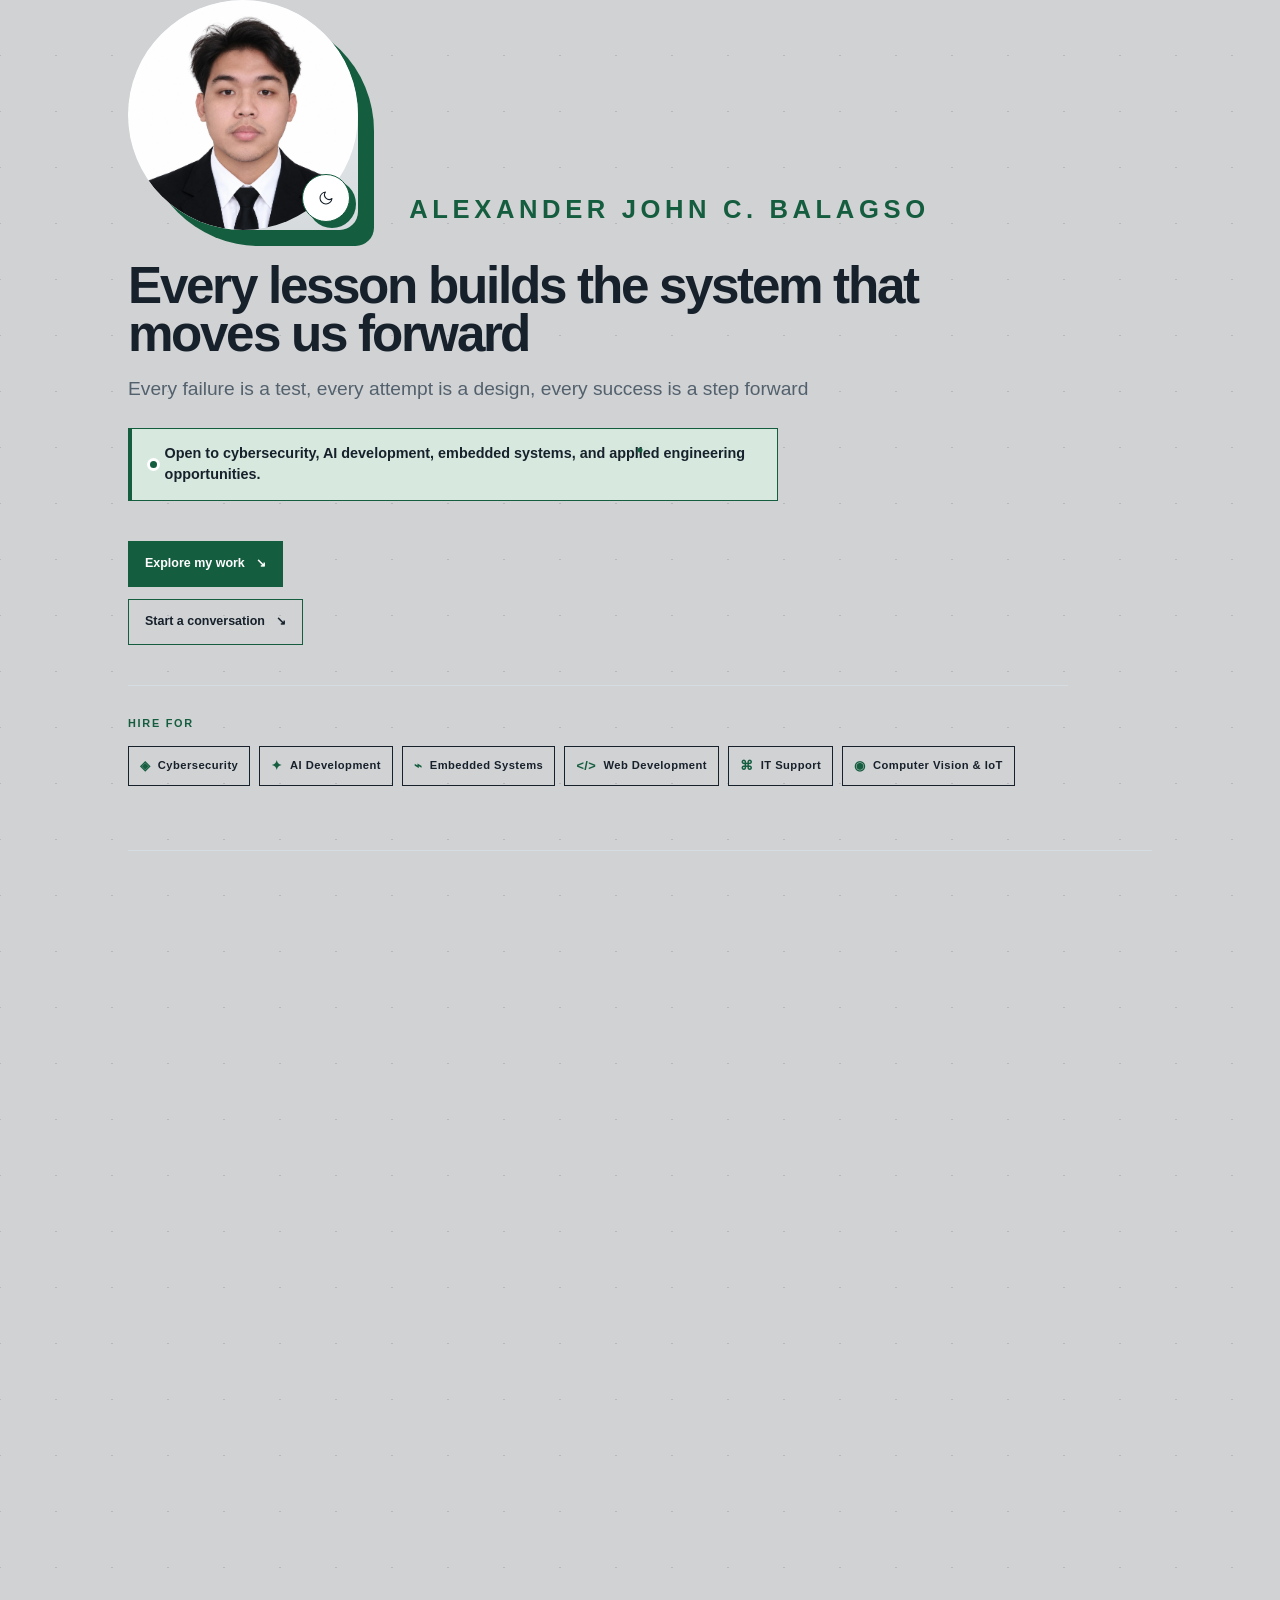
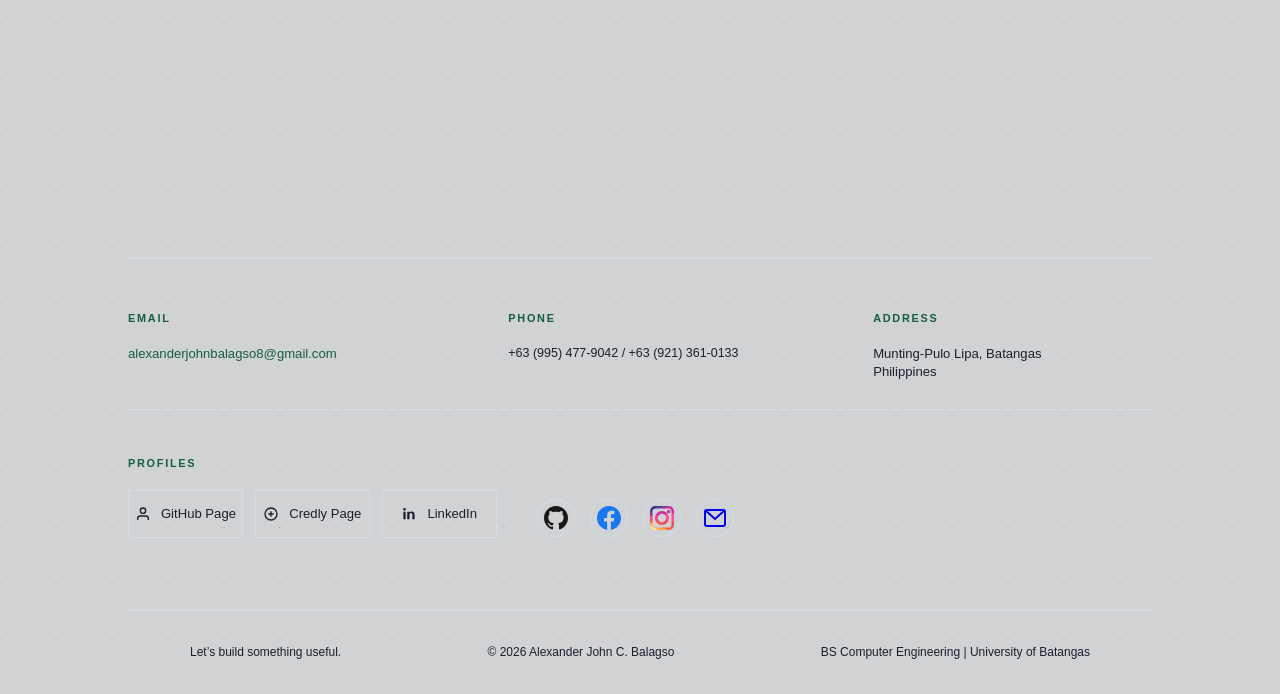
<file: index.html>
<!DOCTYPE html>
<html lang="en">
<head>
  <meta charset="UTF-8">
  <meta name="viewport" content="width=device-width, initial-scale=1.0">
  <title>Alexander John C. Balagso - Portfolio</title>
  <meta name="description" content="Portfolio of Alexander John C. Balagso, a Computer Engineering student building practical embedded, robotics, web, and IT systems.">
  <meta name="theme-color" content="#f6f8fa">
  <meta name="author" content="Alexander John C. Balagso">
  <meta property="og:type" content="website">
  <meta property="og:title" content="Alexander John C. Balagso - Portfolio">
  <meta property="og:description" content="Computer Engineering student building practical cybersecurity, AI, embedded, robotics, and web systems.">
  <meta property="og:image" content="assets/Profile.jpg">
  <meta name="twitter:card" content="summary">
  <link rel="icon" href="assets/Profile.jpg" type="image/jpeg">
  <link rel="stylesheet" href="styles.css">
</head>
<body>
  <div class="cursor cursor-dot" aria-hidden="true"></div>
  <div class="cursor cursor-ring" aria-hidden="true"></div>

  <div class="container">
    <!-- Main Content -->
    <div class="main-content">
      <!-- Hero Section with Profile -->
      <section class="hero-section">
        <div class="hero-content">
          <div class="hero-profile">
            <div class="profile-image-wrapper">
              <div class="profile-image">
                <img src="assets/Profile.jpg" alt="Portrait of Alexander John C. Balagso">
              </div>
              <div class="theme-control">
                <button id="theme-toggle" class="theme-toggle" aria-label="Switch to personal dark mode" aria-pressed="false" title="Switch to personal dark mode"></button>
              </div>
            </div>
            <p class="hero-name">Alexander John C. Balagso</p>
            <h1 class="hero-title">Every lesson builds the system that moves us forward</h1>
            <p class="hero-summary">Every failure is a test, every attempt is a design, every success is a step forward</p>
            <div class="availability"><span class="availability-dot" aria-hidden="true"></span>Open to cybersecurity, AI development, embedded systems, and applied engineering opportunities.</div>
            <div class="hero-actions">
              <a class="hero-action hero-action-primary" href="#catalog">Explore my work <span aria-hidden="true">↘</span></a>
              <a class="hero-action" href="#contact">Start a conversation <span aria-hidden="true">↘</span></a>
            </div>
            <div class="top-hero-meta">
              <div class="hire-section">
                <div class="info-label">Hire For</div>
                <div class="tag-list">
                  <div class="hire-tag"><span class="capability-icon" aria-hidden="true">◈</span>Cybersecurity</div>
                  <div class="hire-tag"><span class="capability-icon" aria-hidden="true">✦</span>AI Development</div>
                  <div class="hire-tag"><span class="capability-icon" aria-hidden="true">⌁</span>Embedded Systems</div>
                  <div class="hire-tag"><span class="capability-icon" aria-hidden="true">&lt;/&gt;</span>Web Development</div>
                  <div class="hire-tag"><span class="capability-icon" aria-hidden="true">⌘</span>IT Support</div>
                  <div class="hire-tag"><span class="capability-icon" aria-hidden="true">◉</span>Computer Vision &amp; IoT</div>
                </div>
              </div>
            </div>
          </div>

          <div class="hero-info" id="contact">
            <div class="profile-info-row">
              <div class="info-block">
                <div class="info-label">Email</div>
                <div class="info-content">
                  <a href="mailto:alexanderjohnbalagso8@gmail.com">alexanderjohnbalagso8@gmail.com</a>
                </div>
              </div>
              <div class="info-block">
                <div class="info-label">Phone</div>
                <div class="info-content phone-content">+63 (995) 477-9042 / +63 (921) 361-0133</div>
              </div>
              <div class="info-block">
                <div class="info-label">Address</div>
                <div class="info-content">
                  Munting-Pulo Lipa, Batangas<br>
                  Philippines
                </div>
              </div>
            </div>

            <div class="portfolio-section">
              <div class="info-label">Profiles</div>
              <div class="portfolio-links">
                <a href="https://github.com/Comp-Alex" target="_blank" rel="noopener noreferrer" class="portfolio-link">
                  <svg viewBox="0 0 24 24" fill="none" stroke="currentColor" stroke-width="2" width="16" height="16">
                    <path d="M20 21v-2a4 4 0 0 0-4-4H8a4 4 0 0 0-4 4v2"></path>
                    <circle cx="12" cy="7" r="4"></circle>
                  </svg>
                  GitHub Page
                </a>
                <a href="https://www.credly.com/users/alexander-john-balagso" target="_blank" rel="noopener noreferrer" class="portfolio-link">
                  <svg viewBox="0 0 24 24" fill="none" stroke="currentColor" stroke-width="2" width="16" height="16">
                    <circle cx="12" cy="12" r="9"></circle>
                    <path d="M8 12h8M12 8v8"></path>
                  </svg>
                  Credly Page
                </a>
                <a href="https://www.linkedin.com/in/alexander-john-balagso-544976435/" target="_blank" rel="noopener noreferrer" class="portfolio-link">
                  <svg viewBox="0 0 24 24" fill="currentColor" width="16" height="16" aria-hidden="true">
                    <path d="M6.94 8.5H3.56V20h3.38V8.5ZM5.25 3A2 2 0 1 0 5.2 7a2 2 0 0 0 .05-4ZM20.44 13.42c0-3.46-1.85-5.07-4.32-5.07-1.99 0-2.88 1.1-3.38 1.87V8.5H9.36V20h3.38v-6.2c0-1.63.31-3.21 2.33-3.21 1.99 0 2.02 1.87 2.02 3.32V20h3.35v-6.58Z"/>
                  </svg>
                  LinkedIn
                </a>
              </div>
            </div>

            <div class="social-links">
              <a href="https://github.com/Comp-Alex" target="_blank" rel="noopener noreferrer" title="GitHub" aria-label="GitHub" class="github-icon">
                <svg aria-hidden="true" viewBox="0 0 24 24" fill="#181717" xmlns="http://www.w3.org/2000/svg">
                  <path d="M12 0c-6.626 0-12 5.373-12 12 0 5.302 3.438 9.8 8.207 11.387.599.111.793-.261.793-.577v-2.234c-3.338.726-4.033-1.416-4.033-1.416-.546-1.387-1.333-1.756-1.333-1.756-1.089-.745.083-.729.083-.729 1.205.084 1.839 1.237 1.839 1.237 1.07 1.834 2.807 1.304 3.492.997.107-.775.418-1.305.762-1.604-2.665-.305-5.467-1.334-5.467-5.931 0-1.311.469-2.381 1.236-3.221-.124-.303-.535-1.524.117-3.176 0 0 1.008-.322 3.301 1.23.957-.266 1.983-.399 3.003-.404 1.02.005 2.047.138 3.006.404 2.291-1.552 3.297-1.23 3.297-1.23.653 1.653.242 2.874.118 3.176.77.84 1.235 1.911 1.235 3.221 0 4.609-2.807 5.624-5.479 5.921.43.372.823 1.102.823 2.222v3.293c0 .319.192.694.801.576 4.765-1.589 8.199-6.086 8.199-11.386 0-6.627-5.373-12-12-12z"/>
                </svg>
              </a>
              <a href="https://www.facebook.com/Alexsu19" target="_blank" rel="noopener noreferrer" title="Facebook" aria-label="Facebook">
                <svg aria-hidden="true" viewBox="0 0 24 24" fill="#1877F2" xmlns="http://www.w3.org/2000/svg">
                  <path d="M24 12.073c0-6.627-5.373-12-12-12s-12 5.373-12 12c0 5.99 4.388 10.954 10.125 11.854v-8.385H7.078v-3.47h3.047V9.43c0-3.007 1.792-4.669 4.533-4.669 1.312 0 2.686.235 2.686.235v2.953H15.83c-1.491 0-1.956.925-1.956 1.874v2.25h3.328l-.532 3.47h-2.796v8.385C19.612 23.027 24 18.062 24 12.073z"/>
                </svg>
              </a>
              <a href="https://www.instagram.com/alexander_balagso" target="_blank" rel="noopener noreferrer" title="Instagram" aria-label="Instagram">
                <svg aria-hidden="true" viewBox="0 0 512 512" xmlns="http://www.w3.org/2000/svg">
                  <path style="fill:#FDE494;" d="M114.759,512h61.103l-96.414-61.793L0.198,403.898C3.659,464.09,53.716,512,114.759,512z"/>
                  <path style="fill:#FEA150;" d="M335.448,476.69l-69.006-17.655H114.759c-34.072,0-61.793-27.721-61.793-61.793v-33.876
            	l-26.483-28.42L0,339.628v57.613c0,2.236,0.072,4.454,0.198,6.657L175.862,512h208.767L335.448,476.69z"/>
                  <path style="fill:#FF5D4A;" d="M441.655,440.14c-11.244,11.637-26.993,18.894-44.414,18.894H266.442L384.629,512h12.612
            	c41.202,0,77.396-21.829,97.64-54.527l-27.022-16.094L441.655,440.14z"/>
                  <path style="fill:#E45261;" d="M459.034,326.014v71.228c0,16.652-6.633,31.775-17.379,42.899l53.227,17.333
            	C505.728,439.954,512,419.318,512,397.241v-62.805l-27.396-15.391L459.034,326.014z"/>
                  <polygon style="fill:#FF4D95;" points="512,149.19 483.797,142.474 459.034,157.3 459.034,326.014 512,334.436 "/>
                  <path style="fill:#CB319C;" d="M512,114.759c0-57.633-42.708-105.473-98.136-113.55L344.43,30.101l-35.183,22.865h87.994
            	c34.072,0,61.793,27.721,61.793,61.793V157.3L512,149.19V114.759z"/>
                  <path style="fill:#8A3293;" d="M317.732,0l-65.682,24.636l-51.805,28.33h109.002L413.864,1.208C408.435,0.417,402.887,0,397.241,0
            	H317.732z"/>
                  <path style="fill:#FF5D4A;" d="M256,406.069c18.358,0,35.954-3.32,52.226-9.38l-86.02-39.047l-91.178-18.657
            	C157.946,379.39,203.913,406.069,256,406.069z"/>
                  <path style="fill:#E45261;" d="M329.153,305.358c-15.883,23.465-42.748,38.918-73.153,38.918c-40.273,0-74.308-27.118-84.867-64.046
            	l-23.682-14.801l-40.847,4.538c2.353,25.345,11.014,48.887,24.425,69.017l177.198,57.705c38.303-14.264,69.237-43.757,85.458-81.068
            	l-31.753-16.085L329.153,305.358z"/>
                  <g>
            	<path style="fill:#FF4D95;" d="M167.724,256c0-21.878,8.018-41.907,21.247-57.346l-37.658-5.268l-38.25,16.892
            		c-4.625,14.422-7.132,29.784-7.132,45.722c0,4.712,0.244,9.365,0.671,13.966l64.53,10.262
            		C168.929,272.524,167.724,264.403,167.724,256z"/>
            	<path style="fill:#FF4D95;" d="M406.069,256c0-32.138-10.159-61.946-27.428-86.39l-37.397-5.308l-38.418,16.917
            		c24.873,15.631,41.45,43.298,41.45,74.781c0,18.27-5.58,35.261-15.123,49.358l64.531,10.262
            		C401.634,297.334,406.069,277.18,406.069,256z"/>
                  </g>
                  <g>
            	<path style="fill:#CB319C;" d="M256,167.724c17.194,0,33.242,4.959,46.826,13.495l75.815-11.609
            		c-27.196-38.493-72.03-63.679-122.641-63.679c-66.81,0-123.554,43.889-142.937,104.345l75.908-11.624
            		C205.173,179.742,229.203,167.724,256,167.724z"/>
            	<path style="fill:#CB319C;" d="M397.241,150.069c19.47,0,35.31-15.84,35.31-35.31s-15.84-35.31-35.31-35.31
            		c-19.47,0-35.31,15.84-35.31,35.31S377.771,150.069,397.241,150.069z"/>
                  </g>
                  <polygon style="fill:#FF5D4A;" points="52.966,313.564 27.47,300.847 0,296.316 0,339.629 52.966,363.366 "/>
                  <polygon style="fill:#E45261;" points="0,253.014 0,296.316 52.966,313.564 52.966,261.437 25.446,251.543 "/>
                  <polygon style="fill:#FF4D95;" points="52.966,219.479 25.749,219.233 0,227.59 0,253.014 52.966,261.437 "/>
                  <polygon style="fill:#CB319C;" points="52.966,179.757 24.911,182.603 0,205.962 0,227.59 52.966,219.479 "/>
                  <polygon style="fill:#8A3293;" points="0,205.962 52.966,179.757 52.966,119.362 21.9,122.333 0,143.241 "/>
                  <path style="fill:#523494;" d="M205.059,0L84.206,46.481L1.387,96.928C0.477,102.741,0,108.695,0,114.759v28.482l52.966-23.878
            	v-4.605c0-34.072,27.721-61.793,61.793-61.793h85.487L317.732,0H205.059z"/>
                  <path style="fill:#2D2D87;" d="M114.759,0C57.545,0,9.978,42.088,1.387,96.928L205.059,0H114.759z"/>
                </svg>
              </a>
              <a href="mailto:alexanderjohnbalagso8@gmail.com" title="Email" aria-label="Email">
                <svg aria-hidden="true" viewBox="0 0 24 24" fill="none" stroke="currentColor" stroke-width="2">
                  <rect x="2" y="4" width="20" height="16" rx="2"></rect>
                  <path d="M22 4 L12 13 L2 4"></path>
                </svg>
              </a>
            </div>
          </div>
        </div>
      </section>
      <section class="content-catalog" id="catalog" aria-labelledby="catalog-title">
        <div class="catalog-heading">
          <span class="catalog-kicker">Portfolio index</span>
          <h2 id="catalog-title">Cybersecurity, AI, and embedded systems in practice.</h2>
          <p>Explore the work behind my learning: computer vision, network foundations, software projects, microprocessor programming, robotics, and enterprise IT support.</p>
        </div>
        <div class="folder-grid">
          <button class="folder-card folder-card-featured" type="button" data-folder="aboutme"><span class="folder-tab">01</span><span class="folder-icon" aria-hidden="true">▱</span><strong>About Me</strong><small>Profile and approach</small><span class="folder-open" aria-hidden="true">Open ↗</span></button>
          <button class="folder-card" type="button" data-folder="projects"><span class="folder-tab">02</span><span class="folder-icon" aria-hidden="true">▱</span><strong>Projects</strong><small>Cybersecurity, AI, and embedded systems</small><span class="folder-open" aria-hidden="true">Open ↗</span></button>
          <button class="folder-card" type="button" data-folder="internship"><span class="folder-tab">03</span><span class="folder-icon" aria-hidden="true">▱</span><strong>Experience</strong><small>IT support and infrastructure</small><span class="folder-open" aria-hidden="true">Open ↗</span></button>
          <button class="folder-card" type="button" data-folder="education"><span class="folder-tab">04</span><span class="folder-icon" aria-hidden="true">▱</span><strong>Education</strong><small>Academic foundation</small><span class="folder-open" aria-hidden="true">Open ↗</span></button>
          <button class="folder-card" type="button" data-folder="hobbies"><span class="folder-tab">05</span><span class="folder-icon" aria-hidden="true">▱</span><strong>Hobbies</strong><small>Games, music, and novels</small><span class="folder-open" aria-hidden="true">Open ↗</span></button>
          <button class="folder-card personal-folder-card" type="button" data-folder="personal"><span class="folder-tab">06</span><span class="folder-icon" aria-hidden="true">▱</span><strong>Personal Life</strong><small>Milestones, interests, and growth</small><span class="folder-open" aria-hidden="true">Open ↗</span></button>
          <button class="folder-card" type="button" data-folder="skills"><span class="folder-tab">07</span><span class="folder-icon" aria-hidden="true">▱</span><strong>Skills</strong><small>Security, AI, and engineering tools</small><span class="folder-open" aria-hidden="true">Open ↗</span></button>
          <button class="folder-card" type="button" data-folder="achievements"><span class="folder-tab">08</span><span class="folder-icon" aria-hidden="true">▱</span><strong>Achievements</strong><small>Milestones and recognition</small><span class="folder-open" aria-hidden="true">Open ↗</span></button>
          <button class="folder-card" type="button" data-folder="certifications"><span class="folder-tab">09</span><span class="folder-icon" aria-hidden="true">▱</span><strong>Certifications</strong><small>Credentials and badges</small><span class="folder-open" aria-hidden="true">Open ↗</span></button>
        </div>
      </section>

      <!-- About Me Section -->
      <div class="detail-section" id="aboutme">
          <h2 class="section-title">About Me</h2>
        <div class="detail-cards">
          <div class="detail-card">
            <p>I'm <span class="highlight">Alexander John C. Balagso</span>, a <span class="program">BS Computer Engineering</span> student at the University of Batangas building toward a career in cybersecurity and AI development.</p>
            <p style="margin-top: 15px;">I enjoy understanding how systems work under the hood, finding where they can fail, and building tools that make them more useful and resilient. My current focus includes computer vision, AI-assisted applications, embedded systems, networking, security fundamentals, and software that connects reliably to the real world.</p>
            <p style="margin-top: 15px;">My internship with the ZAMA PH IT Department strengthened that direction through enterprise support, user access, device deployment, network troubleshooting, security-related tools, and technical documentation across departments.</p>
            <div class="personal-about">
              <span class="personal-about-label">Personal note</span>
              <p>Outside of technical work, I enjoy online games, music, and novels. They give me space to reset, stay curious, and notice how people build worlds, solve problems, and tell stories.</p>
              <p>I tend to learn by taking things apart, asking why they work, and trying to make the next version better. That mindset is what keeps me moving between code, hardware, security, and AI.</p>
              <div class="personal-folder-grid">
                <div class="personal-folder">
                  <span class="personal-folder-tab">01 · DRIVE</span>
                  <h3>What drives me</h3>
                  <p>I like the moment an idea becomes something real, testable, and useful to another person.</p>
                </div>
                <div class="personal-folder">
                  <span class="personal-folder-tab">02 · PROCESS</span>
                  <h3>How I learn</h3>
                  <p>I learn through hands-on experiments, troubleshooting, documentation, and improving a project one version at a time.</p>
                </div>
                <div class="personal-folder">
                  <span class="personal-folder-tab">03 · VALUES</span>
                  <h3>What I value</h3>
                  <p>Curiosity, patience, clear communication, and building technology that is dependable rather than impressive only on the surface.</p>
                </div>
                <div class="personal-folder">
                  <span class="personal-folder-tab">04 · NEXT</span>
                  <h3>Looking ahead</h3>
                  <p>I want to grow into an engineer who can make intelligent systems more secure, useful, and understandable.</p>
                </div>
              </div>
            </div>
          </div>
        </div>
      </div>

      <!-- Featured Projects Section -->
      <div class="detail-section" id="projects">
        <h2 class="section-title">Featured Projects</h2>
        
        <!-- CAPPA Project -->
        <div class="project-category">
          <h3 class="project-category-title">CAPPA — Camera AI Productivity Assistant</h3>
          <div class="project-container">
            <div class="project-collage">
              <img loading="lazy" decoding="async" src="assets/CAPPAFocus.jpg" alt="CAPPA detecting a focused user at the desk" class="collage-img collage-main">
              <img loading="lazy" decoding="async" src="assets/CAPPANFocus.jpg" alt="CAPPA flagging a distracted user" class="collage-img collage-main">
            </div>
            <div class="project-details">
              <p><strong>AI-Powered Workspace Assistant</strong></p>
              <p>Built CAPPA to support productivity with computer vision and focus tracking. The system uses a webcam to analyze presence and activity at the desk, alerting users when they lose concentration or leave their workspace.</p>
              <p>Core features include distraction detection, presence monitoring, and productivity insights for study and work sessions.</p>
              <div class="project-tags">
                <span class="tag">Python</span>
                <span class="tag">Computer Vision</span>
                <span class="tag">AI Productivity</span>
              </div>
              <div class="project-links">
                <a class="portfolio-link" href="https://github.com/2320633/Control-System-Camera-AI-Powered-Productivity-Assistant-CAPPA-" target="_blank" rel="noopener noreferrer">View CAPPA on GitHub</a>
              </div>
            </div>
          </div>
        </div>

        <!-- Microprocessor Project -->
        <div class="project-category">
          <h3 class="project-category-title">Microprocessor</h3>
          <div class="project-container">
            <div class="project-collage">
              <img loading="lazy" decoding="async" src="assets/Micrprocessor.jpg" alt="Microprocessor" class="collage-img collage-main">
              <img loading="lazy" decoding="async" src="assets/MicroprocessorEmu.jpg" alt="Microprocessor Emulator" class="collage-img collage-secondary">
            </div>
            <div class="project-details">
              <p><strong>Embedded Systems & Low-Level Programming</strong></p>
              <p>I worked on microprocessor architecture and assembly-level programming, building a small emulator and writing firmware that interfaces directly with memory-mapped peripherals. Tasks included instruction sequencing, interrupt handling, and optimizing routines for predictable timing.</p>
              <p>Through lab exercises and projects I implemented assembly routines, learned pipeline behavior, and troubleshot hardware-software integration issues using logic analyzers and simulators. These experiences strengthened my understanding of how low-level code translates into hardware actions and system performance.</p>
              <div class="project-tags">
                <span class="tag">Assembly</span>
                <span class="tag">Embedded Systems</span>
                <span class="tag">Architecture</span>
              </div>
              <div class="project-links">
                <a class="portfolio-link" href="https://github.com/Comp-Alex/Microprocessor-Lab-Activities" target="_blank" rel="noopener noreferrer">View Microprocessor Repository</a>
              </div>
            </div>
          </div>
        </div>

        <!-- MazeBot Featured Project -->
        <div class="project-category">
          <h3 class="project-category-title">MazeBot</h3>
          <div class="project-container">
            <div class="project-collage">
              <img loading="lazy" decoding="async" src="assets/Mazebot.jpg" alt="MazeBot project preview" class="collage-img collage-main">
            </div>
            <div class="project-details">
              <p><strong>Robotics & Maze Navigation</strong></p>
              <p>I built an autonomous maze-solving robot that combines motor control, sensor fusion, and simple pathfinding heuristics to navigate unknown environments. The system uses infrared and ultrasonic sensors for obstacle detection and encoders for distance feedback, enabling reliable movement and turn calculations.</p>
              <p>The firmware includes state machines for exploration, wall-following behaviors, and recovery logic when the robot encounters unexpected obstacles. Iterative testing in physical mazes improved PID tuning and sensor filtering, increasing completion success and robustness against noisy inputs.</p>
              <div class="project-tags">
                <span class="tag">Robotics</span>
                <span class="tag">Embedded Systems</span>
                <span class="tag">Maze Solver</span>
              </div>
              <div class="project-links">
                <a class="portfolio-link" href="https://github.com/Comp-Alex/MazeBot-Finals-in-Microprocessor-Lab" target="_blank" rel="noopener noreferrer">View MazeBot Repository</a>
              </div>
            </div>
          </div>
        </div>

        <!-- Logic Circuits & 24 Shot Clock Project -->
        <div class="project-category">
          <h3 class="project-category-title">24 Shot Clock Project & Logic Circuits</h3>
          <div class="project-container">
            <div class="project-collage">
              <img loading="lazy" decoding="async" src="assets/24SCTop.jpg" alt="24SC Circuit" class="collage-img collage-secondary">
              <img loading="lazy" decoding="async" src="assets/LogicCIrcuits.jpg" alt="Logic Circuits" class="collage-img collage-main">
            </div>
            <div class="project-details">
              <p><strong>Digital Logic & Circuit Design</strong></p>
              <p>Designed and implemented a 24-second shot clock using programmable logic, counters, and timing circuits. The project included building the display driver, reset and start controls, and timekeeping logic to maintain accurate countdown operation for game play.</p>
              <p>Developed the solution by applying boolean algebra, Karnaugh map simplification, and sequential circuit theory. The finished design demonstrates how logic gates, flip-flops, and debounced input switches work together to produce a reliable sport timing system. I also integrated error detection for missed button presses and added a visual status indicator to show active countdown states. This strengthened the design's usability and showed how circuit behavior maps directly to practical user interactions.</p>
              <div class="project-tags">
                <span class="tag">Digital Logic</span>
                <span class="tag">Circuit Design</span>
                <span class="tag">Boolean Algebra</span>
              </div>
            </div>
          </div>
        </div>

        <!-- DIY Radio Transmitter Project -->
        <div class="project-category">
          <h3 class="project-category-title">DIY Radio - CPE Drafting & Design</h3>
          <div class="project-container">
            <div class="project-collage">
              <img loading="lazy" decoding="async" src="assets/DIYRadio.jpg" alt="DIY Radio" class="collage-img collage-main">
            </div>
            <div class="project-details">
              <p><strong>RF Engineering & PCB Design</strong></p>
              <p>Built a functional DIY radio receiver from scratch. Learned RF circuit principles, PCB layout design, soldering techniques, and signal tuning. Applied engineering design methodology and drafting principles.</p>
              <div class="project-tags">
                <span class="tag">RF Engineering</span>
                <span class="tag">PCB Design</span>
                <span class="tag">Electronics</span>
              </div>
            </div>
          </div>
        </div>

        <!-- LabScentique Webpage -->
        <div class="project-category">
          <h3 class="project-category-title">LabScentique Website</h3>
          <div class="project-container">
            <div class="project-collage">
              <img loading="lazy" decoding="async" src="assets/LabScentique.jpg" alt="LabScentique project preview" class="collage-img collage-main">
            </div>
            <div class="project-details">
              <p><strong>Full-Stack Web Application</strong></p>
              <p>Developed a comprehensive web platform for LabScentique. Implemented responsive design, interactive features, and seamless user experience. Showcased modern web development best practices.</p>
              <div class="project-tags">
                <span class="tag">Web Dev</span>
                <span class="tag">Full-Stack</span>
                <span class="tag">UI/UX</span>
              </div>
              <div class="project-links">
                <a class="portfolio-link" href="https://github.com/Comp-Alex/LabScentique" target="_blank" rel="noopener noreferrer">View LabScentique Repository</a>
              </div>
            </div>
          </div>
        </div>

      </div>

      <!-- Experience Section -->
      <div class="detail-section" id="internship">
        <h2 class="section-title">Experience</h2>
        <div class="detail-cards internship-cards">
          <div class="detail-card internship-overview">
            <span class="internship-eyebrow">Professional experience</span>
            <h3>ZAMA PH IT Department</h3>
            <p>Completed a hands-on IT internship focused on user support, troubleshooting, system administration, enterprise security, and technical documentation.</p>
            <div class="detail-label"><strong>Supervisors:</strong><br>John Vincent Estrellado<br>Christopher Arellano</div>
          </div>
          <div class="detail-card">
            <h3>Key Responsibilities</h3>
            <ul class="experience-list">
              <li>User account management, password resets, and account unlocking</li>
              <li>Printer setup and configuration</li>
              <li>Access control for doors, IDs, and food allowance systems</li>
              <li>Employee clearance processing</li>
              <li>Laptop and desktop reimaging, mobile setup, and RAM replacement</li>
              <li>Daily ticket handling through the Ticket System</li>
            </ul>
          </div>
          <div class="detail-card">
            <h3>Major Projects &amp; Contributions</h3>
            <ul class="experience-list">
              <li>Verified laptop and desktop inventory records</li>
              <li>Documented the server room and monitored cooling systems</li>
              <li>Assisted CCTV installation planning</li>
              <li>Supported telecom contractors working on server cooling</li>
              <li>Helped prepare Cisco switches for deployment</li>
              <li>Performed Ethernet cabling and network troubleshooting</li>
              <li>Supported Wi-Fi and router installations with PLDT and Globe</li>
            </ul>
          </div>
          <div class="detail-card">
            <h3>Systems &amp; Technologies</h3>
            <div class="experience-tags">
              <span>Active Directory</span><span>Ticket System</span><span>Microsoft 365</span><span>BitLocker Recovery Portal</span><span>POS Systems</span><span>SharePoint</span><span>SAP Basis</span><span>SAP Order to Cash</span><span>IDM</span><span>Cybersecurity Tools</span>
            </div>
          </div>
          <div class="detail-card">
            <h3>Learning &amp; Mentorship</h3>
            <ul class="experience-list">
              <li>Gained exposure to SAP, workload automation, and collaboration tools</li>
              <li>Joined sessions on networks, firewalls, servers, databases, storage, and backup</li>
              <li>Received guidance on web development and system design</li>
              <li>Gained career perspectives from experienced IT professionals</li>
            </ul>
          </div>
          <div class="detail-card">
            <h3>Skills &amp; Achievements</h3>
            <p><strong>Technical:</strong> Troubleshooting, hardware maintenance, OS deployment, and IT support.</p>
            <p><strong>Professional:</strong> Communication, teamwork, documentation, professionalism, and adaptability.</p>
            <p><strong>Outcomes:</strong> Handled cross-department support tickets, assisted infrastructure upgrades, supported onboarding and offboarding, and gained exposure to multiple IT specializations.</p>
          </div>
        </div>
      </div>

      <!-- Education Section -->
    <div class="detail-section" id="education">
      <h2 class="section-title">Education</h2>
      <div class="detail-cards">
        <div class="detail-card">
          <h3>BS Computer Engineering</h3>
          <p><strong>Institution:</strong> University of Batangas – Lipa Campus</p>
          <p><strong>Years Attended:</strong> 2023 – Present</p>
          <div class="detail-label">
            <strong>Location:</strong><br>
            Leviste Hwy, Lipa City, Batangas
          </div>
          <div class="detail-label">
            <strong>Key Coursework:</strong><br>
            Data Structures • Networking • Robotics • Database Design • Microprocessors
          </div>
        </div>
        <div class="detail-card">
          <h3>Citi Global Colleges Silang</h3>
          <p><strong>Program:</strong> Secondary Education</p>
          <p><strong>Years Attended:</strong> 2021 – 2023</p>
          <div class="detail-label">
            <strong>Location:</strong><br>
            Tagaytay Rd, Silang, Cavite
          </div>
        </div>
        <div class="detail-card">
          <h3>Sto. Domingo Integrated High School</h3>
          <p><strong>Program:</strong> Secondary Education</p>
          <p><strong>Years Attended:</strong> 2017 – 2021</p>
          <div class="detail-label">
            <strong>Location:</strong><br>
            Tagaytay Rd, City of Santa Rosa, Laguna
          </div>
        </div>
        <div class="detail-card">
          <h3>Ja Hosanna Academy Inc.</h3>
          <p><strong>Program:</strong> Primary Education</p>
          <p><strong>Years Attended:</strong> 2011 – 2017</p>
          <div class="detail-label">
            <strong>Location:</strong><br>
            Tartaria, Silang, Cavite
          </div>
        </div>
      </div>
    </div>

    <!-- Hobbies Section -->
    <div class="detail-section" id="hobbies">
      <h2 class="section-title">Hobbies</h2>
      <div class="detail-cards">
        <div class="detail-card">
          <h3>Playing Online Games</h3>
          <div class="hobby-gallery">
            <figure>
              <img loading="lazy" decoding="async" src="assets/COD.jpg" alt="Call of Duty"><figcaption>Call of Duty</figcaption>
            </figure>
            <figure>
              <img loading="lazy" decoding="async" src="assets/LoL.jpg" alt="League of Legends"><figcaption>League of Legends</figcaption>
            </figure>
            <figure>
              <img loading="lazy" decoding="async" src="assets/Valo.jpg" alt="Valorant"><figcaption>Valorant</figcaption>
            </figure>
            <figure>
              <img loading="lazy" decoding="async" src="assets/Wuwa.jpg" alt="Wuthering Waves"><figcaption>Wuthering Waves</figcaption>
            </figure>
            <figure>
              <img loading="lazy" decoding="async" src="assets/Until%20Then.webp" alt="Until Then"><figcaption>Until Then</figcaption>
            </figure>
          </div>
          <p>I enjoy competitive and casual gaming, exploring different game genres and improving my problem-solving skills through interactive challenges. Favorite titles include Call of Duty, League of Legends, Valorant, Wuthering Waves, and Until Then.</p>
        </div>
        <div class="detail-card">
          <h3>Listening to Music</h3>
          <div class="hobby-gallery">
            <figure>
              <img loading="lazy" decoding="async" src="assets/Ado.jpg" alt="Ado album"><figcaption>Ado</figcaption>
            </figure>
            <figure>
              <img loading="lazy" decoding="async" src="assets/Paramore.jpg" alt="Paramore album"><figcaption>Paramore</figcaption>
            </figure>
            <figure>
              <img loading="lazy" decoding="async" src="assets/21Pilots.jpg" alt="Twenty One Pilots album"><figcaption>Twenty One Pilots</figcaption>
            </figure>
            <figure>
              <img loading="lazy" decoding="async" src="assets/RadioHead.jpg" alt="Radiohead album"><figcaption>Radiohead</figcaption>
            </figure>
          </div>
          <p>Music is a great way to relax and get inspired. I enjoy a wide variety of genres and believe it enhances creativity and focus during work.</p>
        </div>
        <div class="detail-card">
          <h3>Reading Novels</h3>
          <div class="hobby-gallery">
            <figure>
              <img loading="lazy" decoding="async" src="assets/Mount-Hua.jpg" alt="Return of the Mount Hua Sect"><figcaption>Return of the Mount Hua Sect</figcaption>
            </figure>
            <figure>
              <img loading="lazy" decoding="async" src="assets/ORV.jpg" alt="Omniscient Reader's Viewpoint"><figcaption>Omniscient Reader's Viewpoint</figcaption>
            </figure>
            <figure>
              <img loading="lazy" decoding="async" src="assets/Danmachi.jpg" alt="Danmachi"><figcaption>Danmachi</figcaption>
            </figure>
            <figure>
              <img loading="lazy" decoding="async" src="assets/Summer-Ghost.jpg" alt="Summer Ghost"><figcaption>Summer Ghost</figcaption>
            </figure>
          </div>
          <p>I'm passionate about reading novels across different genres. It helps me expand my imagination and gain new perspectives on life and technology.</p>
        </div>
      </div>
    </div>

    <!-- Personal Life Section -->
    <div class="detail-section" id="personal">
      <h2 class="section-title">Personal Life</h2>
      <div class="detail-cards personal-life-cards">
        <div class="detail-card">
          <h3>Personal Milestones</h3>
          <p>Earned a municipal full scholarship, completed an IT internship, and continued building a technical foundation through Computer Engineering projects.</p>
          <div class="detail-label"><strong>Direction:</strong><br>Growing through consistent study, practice, and real-world experience.</div>
        </div>
        <div class="detail-card">
          <h3>Community &amp; Competition</h3>
          <p>Organized community gaming tournaments and developed an appreciation for teamwork, fair play, communication, and creating enjoyable experiences for others.</p>
          <div class="detail-label"><strong>Learned:</strong><br>Leadership, coordination, responsibility, and problem-solving under pressure.</div>
        </div>
        <div class="detail-card">
          <h3>Life Outside Technology</h3>
          <p>Before focusing more deeply on technology, I enjoyed cycling, running, and hanging out with friends. I still value those experiences because they taught me to stay active, make time for people, and keep a healthy balance outside of school and projects.</p>
          <div class="detail-label"><strong>Personal balance:</strong><br>Movement, friendship, curiosity, creativity, and steady progress.</div>
        </div>
        <div class="detail-card">
          <h3>Currently Growing</h3>
          <p>I'm continuing to develop toward cybersecurity, AI development, and embedded systems while looking for opportunities to learn from experienced teams.</p>
          <div class="detail-label"><strong>Next step:</strong><br>Build more secure, intelligent, and useful systems.</div>
        </div>
      </div>
    </div>

    <!-- Skills Section -->
    <div class="detail-section" id="skills">
      <h2 class="section-title">Skills</h2>
      <div class="detail-cards">
        <div class="detail-card">
          <h3>Web Development</h3>
          <p>Proficient in full-stack web development including frontend and backend technologies.</p>
          <div class="detail-label">
            <strong>Technologies:</strong><br>
            HTML • CSS • JavaScript • React • Node.js • MongoDB
          </div>
        </div>
        <div class="detail-card">
          <h3>Microprocessor Programming</h3>
          <p>Experienced in low-level programming and embedded systems development.</p>
          <div class="detail-label">
            <strong>Technologies:</strong><br>
            Arduino • Assembly Language • C/C++ • IoT • Embedded Systems
          </div>
        </div>
        <div class="detail-card">
          <h3>AI Training</h3>
          <p>Knowledge in machine learning concepts, model training, and AI applications.</p>
          <div class="detail-label">
            <strong>Technologies:</strong><br>
            Python • Machine Learning • Data Analysis 
          </div>
        </div>
        <div class="detail-card">
          <h3>Enterprise IT Support</h3>
          <p>Practical experience supporting users, devices, access systems, and infrastructure in an enterprise environment.</p>
          <div class="detail-label">
            <strong>Tools:</strong><br>
            Active Directory • Ticket System • Microsoft 365 • SharePoint • BitLocker • SAP • POS Systems
          </div>
        </div>
        <div class="detail-card">
          <h3>Technical Skills</h3>
          <ul class="skills-list">
            <li><strong>AI Management</strong><span>Organizing AI tools, workflows, and practical applications.</span></li>
            <li><strong>Arduino</strong><span>Building and programming interactive embedded prototypes.</span></li>
            <li><strong>Prototyping</strong><span>Turning early concepts into testable hardware and software models.</span></li>
            <li><strong>PCB</strong><span>Understanding circuit layouts, components, and board design.</span></li>
            <li><strong>Web</strong><span>Creating responsive interfaces and connected web experiences.</span></li>
            <li><strong>Networking</strong><span>Working with network devices, connectivity, and infrastructure basics.</span></li>
            <li><strong>Troubleshooting</strong><span>Tracing technical issues and applying structured fixes.</span></li>
            <li><strong>IT Support</strong><span>Handling tickets, access requests, device setup, and user-facing technical issues.</span></li>
            <li><strong>Documentation</strong><span>Recording inventory, server room details, procedures, and support outcomes.</span></li>
          </ul>
        </div>
        <div class="detail-card">
          <h3>Soft Skills</h3>
          <ul class="skills-list">
            <li><strong>Problem-solving</strong><span>Breaking complex challenges into clear, workable steps.</span></li>
            <li><strong>Collaboration</strong><span>Contributing reliably to shared projects and team goals.</span></li>
            <li><strong>Communication</strong><span>Explaining technical ideas clearly to different audiences.</span></li>
            <li><strong>Adaptability</strong><span>Learning new tools and adjusting to changing requirements.</span></li>
            <li><strong>Resolution</strong><span>Following issues through to practical and dependable outcomes.</span></li>
          </ul>
        </div>
      </div>
    </div>

    <!-- Achievements Section -->
    <div class="detail-section" id="achievements">
      <h2 class="section-title">Achievements</h2>
      <div class="detail-cards">
        <div class="detail-card">
          <h3>Academic Excellence</h3>
          <p><strong>Institution:</strong><br>Citi Global Colleges Silang</p>
          <p><strong>Year:</strong><br>2022 – 2023</p>
        </div>
        <div class="detail-card">
          <h3>Successfully Organized Tournaments</h3>
          <p><strong>Event:</strong><br>Tyrant E-Games Community Tournaments</p>
          <p><strong>Period:</strong><br>2020 – 2022</p>
        </div>
        <div class="detail-card">
          <h3>Municipal Full Scholarship Awardee</h3>
          <p><strong>Location:</strong><br>Lipa City</p>
          <p><strong>Year:</strong><br>2023 – Present</p>
        </div>
        <div class="detail-card">
          <h3>Completed IT Internship</h3>
          <p><strong>Organization:</strong><br>ZAMA PH IT Department</p>
          <p><strong>Focus:</strong><br>Enterprise support, infrastructure, security, and documentation</p>
        </div>
      </div>
    </div>

    <!-- Certifications Section -->
    <div class="detail-section" id="certifications">
      <h2 class="section-title">Certifications</h2>
      <div class="certifications-cards">
        <div class="detail-card cert-card credly-card">
          <a class="credly-redirect" href="https://www.credly.com/users/alexander-john-balagso" target="_blank" rel="noopener noreferrer" aria-label="Open Alexander John Balagso's Credly profile">
            <span class="credly-redirect-mark">C</span>
            <span class="credly-redirect-label">Verified on Credly</span>
            <span class="credly-redirect-arrow" aria-hidden="true">↗</span>
          </a>
          <div class="cert-card-content">
            <h3>CCNA: Introduction to Networks</h3>
            <p class="cert-summary">Cisco networking credential covering foundational network concepts, protocols, devices, and practical network communication principles.</p>
            <div class="cert-details">
              <p><strong>Issuing Organization:</strong> Cisco</p>
              <p><strong>Date Earned:</strong> August 5, 2026</p>
              <p><strong>Credential:</strong><br>CCNA: Introduction to Networks</p>
            </div>
            <div class="project-links">
              <a class="portfolio-link" href="https://www.credly.com/users/alexander-john-balagso" target="_blank" rel="noopener noreferrer">Open Credly Profile</a>
            </div>
          </div>
        </div>
        <div class="detail-card cert-card credly-card">
          <a class="credly-redirect" href="https://www.credly.com/users/alexander-john-balagso" target="_blank" rel="noopener noreferrer" aria-label="Open Alexander John Balagso's Credly profile">
            <span class="credly-redirect-mark">C</span>
            <span class="credly-redirect-label">Verified on Credly</span>
            <span class="credly-redirect-arrow" aria-hidden="true">↗</span>
          </a>
          <div class="cert-card-content">
            <h3>CCNA: Switching, Routing, and Wireless Essentials</h3>
            <p class="cert-summary">Cisco networking credential focused on switching, routing, wireless connectivity, network configuration, and essential infrastructure troubleshooting.</p>
            <div class="cert-details">
              <p><strong>Issuing Organization:</strong> Cisco</p>
              <p><strong>Date Earned:</strong> August 5, 2026</p>
              <p><strong>Credential:</strong><br>CCNA: Switching, Routing, and Wireless Essentials</p>
            </div>
            <div class="project-links">
              <a class="portfolio-link" href="https://www.credly.com/users/alexander-john-balagso" target="_blank" rel="noopener noreferrer">Open Credly Profile</a>
            </div>
          </div>
        </div>
        <div class="detail-card cert-card">
          <div class="cert-image-wrapper">
            <img loading="lazy" decoding="async" src="assets/CPEcert.png" alt="CpElympics 2026 Certificate" class="cert-image">
          </div>
          <div class="cert-card-content">
            <h3>CpElympics 2026 Participation</h3>
            <p class="cert-summary">Certificate recognizing active participation in CpElympics 2026 with the theme “Game Changers: Driven by Passion, United by Sport.” This certificate honors involvement and sportsmanship during the event held at Colegio de San Juan de Letran Calamba.</p>
            <div class="cert-details">
              <p><strong>Issuing Organization:</strong> Institute of Computer Engineers of the Philippines R4A – Student Edition</p>
              <p><strong>Date Earned:</strong> March 28, 2026</p>
              <p><strong>Event:</strong><br>CpElympics 2026</p>
              <p><strong>Recognition:</strong><br>Active participation and exemplary sportsmanship</p>
            </div>
          </div>
        </div>
        <div class="detail-card cert-card">
          <div class="cert-image-wrapper">
            <img loading="lazy" decoding="async" src="assets/DEVCONCert.png" alt="Tech Nexus 2024 Certificate" class="cert-image">
          </div>
          <div class="cert-card-content">
            <h3>Tech Nexus 2024 Recognition</h3>
            <p class="cert-summary">Certificate of recognition for participation in Tech Nexus 2024: Empowering Campus Innovators, organized by Campus DEVCON. This certificate reflects engagement with campus innovation activities at University of Batangas - Lipa Campus.</p>
            <div class="cert-details">
              <p><strong>Issuing Organization:</strong> Campus DEVCON</p>
              <p><strong>Date Earned:</strong> December 7, 2024</p>
              <p><strong>Event:</strong><br>Tech Nexus 2024</p>
              <p><strong>Recognition:</strong><br>Participation in campus innovation and technology summit</p>
            </div>
          </div>
        </div>
        <div class="detail-card cert-card">
          <div class="cert-image-wrapper">
            <img loading="lazy" decoding="async" src="assets/CPECyberCert.png" alt="Batangas AI and Cybersecurity Congress 2025 Certificate" class="cert-image">
          </div>
          <div class="cert-card-content">
            <h3>Batangas AI and Cybersecurity Congress 2025 Participation</h3>
            <p class="cert-summary">Certificate acknowledging participation in the Batangas AI and Cybersecurity Congress 2025, themed “Artificial Intelligence and Cybersecurity: Innovations and Implications.” It recognizes commitment to learning and engagement with AI and cybersecurity topics.</p>
            <div class="cert-details">
              <p><strong>Issuing Organization:</strong> Computer Engineering Students’ Society (CPESS) / University of Batangas</p>
              <p><strong>Date Earned:</strong> November 7, 2025</p>
              <p><strong>Event:</strong><br>Batangas AI and Cybersecurity Congress 2025</p>
              <p><strong>Recognition:</strong><br>Participation in AI and cybersecurity conference sessions</p>
            </div>
          </div>
        </div>
        <div class="detail-card cert-card">
          <div class="cert-image-wrapper">
            <img loading="lazy" decoding="async" src="assets/DOLEcert.jpg" alt="Occupational Safety and Health Center Certificate" class="cert-image">
          </div>
          <div class="cert-card-content">
            <h3>Occupational Safety and Health Center Certificate</h3>
            <p class="cert-summary">Certificate awarded for completing Occupational Safety and Health Center training focused on workplace hazard recognition, prevention, and best safety practices.</p>
            <div class="cert-details">
              <p><strong>Issuing Organization:</strong> Occupational Safety and Health Center</p>
              <p><strong>Date Earned:</strong> May 14, 2026</p>
              <p><strong>Recognition:</strong><br>Completion of workplace safety and hazard prevention training.</p>
            </div>
          </div>
        </div>
      </div>
    </div>


    <!-- Footer -->
    <footer>
      <div class="footer-content">
        <div>Let’s build something useful.</div>
        <div>© 2026 Alexander John C. Balagso</div>
        <div>BS Computer Engineering | University of Batangas</div>
      </div>
    </footer>
    </div>
  </div>

  <script>
    const cursorDot = document.querySelector('.cursor-dot');
    const pointerQuery = window.matchMedia('(hover: hover) and (pointer: fine)');

    if (cursorDot && pointerQuery.matches) {
      document.body.classList.add('cursor-enabled');

      let mouseX = window.innerWidth / 2;
      let mouseY = window.innerHeight / 2;

      const moveCursor = () => {
        const hoverScale = cursorDot.classList.contains('cursor--hover') ? 1.5 : 1;
        const activeScale = cursorDot.classList.contains('cursor--active') ? 1.25 : 1;
        const scale = hoverScale * activeScale;

        cursorDot.style.transform = `translate(${mouseX}px, ${mouseY}px) translate(-50%, -50%) scale(${scale})`;
        requestAnimationFrame(moveCursor);
      };

      document.addEventListener('pointermove', event => {
        mouseX = event.clientX;
        mouseY = event.clientY;
      });

      document.addEventListener('pointerdown', () => cursorDot.classList.add('cursor--active'));
      document.addEventListener('pointerup', () => cursorDot.classList.remove('cursor--active'));
      document.addEventListener('pointerleave', () => {
        cursorDot.style.opacity = '0';
      });
      document.addEventListener('pointerenter', () => {
        cursorDot.style.opacity = '1';
      });

      document.querySelectorAll('a, button, .folder-card, .profile-image, .portfolio-link, .hero-action, .theme-toggle, .social-links a').forEach(element => {
        element.addEventListener('mouseenter', () => cursorDot.classList.add('cursor--hover'));
        element.addEventListener('mouseleave', () => cursorDot.classList.remove('cursor--hover'));
      });

      cursorDot.style.opacity = '1';
      requestAnimationFrame(moveCursor);
    }

    // Open each portfolio section as a folder-like detail view.
    const navLinks = document.querySelectorAll('.nav-link');
    const detailSections = document.querySelectorAll('.detail-section');
    const folderCards = document.querySelectorAll('[data-folder]');
    const bottomInfo = document.querySelector('.hero-info');
    const footer = document.querySelector('footer');

    if (bottomInfo && footer) {
      bottomInfo.classList.add('bottom-info');
      footer.parentNode.insertBefore(bottomInfo, footer);
    }

    const isFolderId = id => Array.from(detailSections).some(section => section.id === id);

    function closeFolder({ updateHistory = true, scroll = true } = {}) {
      detailSections.forEach(section => {
        section.classList.remove('folder-opened');
        section.setAttribute('aria-hidden', 'true');
      });
      document.body.classList.remove('folder-view-active');
      navLinks.forEach(link => link.classList.remove('active'));
      folderCards.forEach(card => card.removeAttribute('aria-current'));
      if (updateHistory && isFolderId(location.hash.substring(1))) {
        history.replaceState(null, '', location.pathname + location.search);
      }
      if (scroll) document.getElementById('catalog').scrollIntoView({ behavior: 'smooth', block: 'start' });
    }

    function openFolder(folderId, { updateHistory = true } = {}) {
      const target = document.getElementById(folderId);
      if (!target || !isFolderId(folderId)) return;
      // Shareable links: #projects, #certifications, etc. open that folder directly.
      if (updateHistory && location.hash !== `#${folderId}`) history.pushState(null, '', `#${folderId}`);

      detailSections.forEach(section => {
        const isTarget = section === target;
        section.classList.toggle('folder-opened', isTarget);
        section.setAttribute('aria-hidden', isTarget ? 'false' : 'true');
      });
      document.body.classList.add('folder-view-active');
      navLinks.forEach(link => link.classList.toggle('active', link.getAttribute('href') === `#${folderId}`));
      folderCards.forEach(card => card.toggleAttribute('aria-current', card.dataset.folder === folderId));
      requestAnimationFrame(() => {
        target.classList.add('scroll-visible');
        target.querySelectorAll('.scroll-reveal').forEach((element, index) => {
          element.style.setProperty('--reveal-delay', `${Math.min(index * 55, 360)}ms`);
          element.classList.add('scroll-visible');
        });
      });
      target.scrollIntoView({ behavior: 'smooth', block: 'start' });
    }

    folderCards.forEach(card => card.addEventListener('click', () => openFolder(card.dataset.folder)));

    detailSections.forEach(section => {
      section.setAttribute('aria-hidden', 'true');
      const closeButton = document.createElement('button');
      closeButton.className = 'folder-back';
      closeButton.type = 'button';
      closeButton.innerHTML = '<span aria-hidden="true">←</span> Back to folders';
      closeButton.addEventListener('click', closeFolder);
      section.prepend(closeButton);
    });

    navLinks.forEach(link => {
      link.addEventListener('click', event => {
        event.preventDefault();
        openFolder(link.getAttribute('href').substring(1));
      });
    });

    document.addEventListener('keydown', event => {
      if (event.key === 'Escape' && document.body.classList.contains('folder-view-active')) closeFolder();
    });

    // Keep the open folder in sync with the URL (initial load and browser back/forward).
    function syncFolderWithHash() {
      const hashId = location.hash.substring(1);
      if (isFolderId(hashId)) openFolder(hashId, { updateHistory: false });
      else if (document.body.classList.contains('folder-view-active')) closeFolder({ updateHistory: false, scroll: !hashId });
    }

    window.addEventListener('popstate', syncFolderWithHash);
    syncFolderWithHash();

    // Bring catalog and opened content into view with the same scroll rhythm.
    const motionTargets = document.querySelectorAll('.hero-name, .availability, .top-hero-meta, .catalog-heading, .section-title, .folder-card, .detail-section.folder-opened, .project-category, .detail-card');
    const reducedMotion = window.matchMedia('(prefers-reduced-motion: reduce)').matches;

    const heroTitle = document.querySelector('.hero-title');

    if (heroTitle) {
      const heroTitleText = heroTitle.textContent;
      heroTitle.setAttribute('aria-label', heroTitleText);
      heroTitle.textContent = '';
      let letterIndex = 0;

      heroTitleText.match(/\S+|\s+/g).forEach(token => {
        if (/\s+/.test(token)) {
          heroTitle.appendChild(document.createTextNode(token));
          return;
        }

        const word = document.createElement('span');
        word.className = 'hero-word';
        word.setAttribute('aria-hidden', 'true');

        Array.from(token).forEach(character => {
          const letter = document.createElement('span');
          letter.className = `hero-letter${character === '|' ? ' hero-letter-accent' : ''}`;
          letter.setAttribute('aria-hidden', 'true');
          letter.style.setProperty('--letter-index', letterIndex++);
          letter.textContent = character;
          word.appendChild(letter);
        });

        heroTitle.appendChild(word);
      });
    }

    if (heroTitle && !reducedMotion) {
      let heroTitleFrame = null;

      const restartHeroTitle = () => {
        heroTitle.classList.remove('hero-title--typing');
        void heroTitle.offsetWidth;
        heroTitle.classList.add('hero-title--typing');
      };

      restartHeroTitle();

      if ('IntersectionObserver' in window) {
        let heroTitleVisible = true;
        const heroTitleObserver = new IntersectionObserver(entries => {
          const isVisible = entries[0].isIntersecting;
          if (isVisible && !heroTitleVisible) restartHeroTitle();
          heroTitleVisible = isVisible;
        }, { threshold: 0.25 });
        heroTitleObserver.observe(heroTitle);
      }

      const updateHeroTitle = () => {
        heroTitleFrame = null;
        const heroBounds = heroTitle.closest('.hero-section').getBoundingClientRect();
        const scrollProgress = Math.min(1, Math.max(0, -heroBounds.top / (window.innerHeight * 0.7)));
        heroTitle.style.setProperty('--hero-scroll', scrollProgress.toFixed(3));
      };

      const requestHeroTitleUpdate = () => {
        if (heroTitleFrame === null) heroTitleFrame = requestAnimationFrame(updateHeroTitle);
      };

      window.addEventListener('scroll', requestHeroTitleUpdate, { passive: true });
      window.addEventListener('resize', requestHeroTitleUpdate);
      updateHeroTitle();
    }

    if (reducedMotion) {
      motionTargets.forEach(target => target.classList.add('scroll-visible'));
    } else if ('IntersectionObserver' in window) {
      motionTargets.forEach((target, index) => {
        target.classList.add('scroll-reveal');
        target.style.setProperty('--reveal-delay', `${Math.min(index * 45, 360)}ms`);
      });

      const motionObserver = new IntersectionObserver(entries => {
        entries.forEach(entry => {
          if (entry.isIntersecting) {
            entry.target.classList.add('scroll-visible');
          } else {
            entry.target.classList.remove('scroll-visible');
          }
        });
      }, { threshold: 0.12, rootMargin: '0px 0px -7% 0px' });

      motionTargets.forEach(target => motionObserver.observe(target));
    }

    // Theme toggle: persists in localStorage and respects prefers-color-scheme
    (function() {
      const themeToggle = document.getElementById('theme-toggle');
      if (!themeToggle) return;

      function applyTheme(theme) {
        if (theme === 'dark') document.body.classList.add('dark');
        else document.body.classList.remove('dark');
        try { localStorage.setItem('theme', theme); } catch (e) {}
        updateToggleIcon();
      }

      const moonSVG = '<svg aria-hidden="true" width="16" height="16" viewBox="0 0 24 24" fill="none" stroke="currentColor" stroke-width="1.6" stroke-linecap="round" stroke-linejoin="round"><path d="M21 12.79A9 9 0 1 1 11.21 3 7 7 0 0 0 21 12.79z"></path></svg>';
      const sunSVG = '<svg aria-hidden="true" width="16" height="16" viewBox="0 0 24 24" fill="none" stroke="currentColor" stroke-width="1.6" stroke-linecap="round" stroke-linejoin="round"><circle cx="12" cy="12" r="4"></circle><path d="M12 2v2M12 20v2M4.93 4.93l1.41 1.41M17.66 17.66l1.41 1.41M2 12h2M20 12h2M4.93 19.07l1.41-1.41M17.66 6.34l1.41-1.41"></path></svg>';

      function updateToggleIcon() {
        if (document.body.classList.contains('dark')) {
          themeToggle.innerHTML = sunSVG;
          themeToggle.setAttribute('aria-pressed', 'true');
          themeToggle.setAttribute('aria-label', 'Switch to professional light mode');
          themeToggle.setAttribute('title', 'Switch to professional light mode');
        } else {
          themeToggle.innerHTML = moonSVG;
          themeToggle.setAttribute('aria-pressed', 'false');
          themeToggle.setAttribute('aria-label', 'Switch to personal dark mode');
          themeToggle.setAttribute('title', 'Switch to personal dark mode');
        }
      }

      themeToggle.addEventListener('click', () => {
        const next = document.body.classList.contains('dark') ? 'light' : 'dark';
        applyTheme(next);
      });

      // Initialize theme on load
      let stored = null;
      try { stored = localStorage.getItem('theme'); } catch (e) { stored = null; }
      if (stored) {
        applyTheme(stored);
      } else {
        applyTheme('light');
      }
    })();
  </script>
</body>
</html>
</file>
<file: styles.css>
* {
  margin: 0;
  padding: 0;
  box-sizing: border-box;
}

:root{
  --bg: #f6f8fa;
  --surface: #ffffff;
  --text: #0f1720;
  --muted: rgba(15,23,32,0.06);
  --accent: #155d3f;
  --surface-elevated: #fbfcfd;
  --accent-muted: rgba(21,93,63,0.16);
  --muted-text: rgba(15,23,32,0.7);
  --surface-muted: rgba(15,23,32,0.03);
  --card-gradient-start: rgba(255,255,255,0.04);
  --card-gradient-end: rgba(240,245,250,0.02);
  --shadow: rgba(15,23,32,0.06);
  --shadow-strong: rgba(0,0,0,0.08);
  --accent-line: rgba(21,93,63,0.14);
  --cursor-dot-size: 5px;
  --cursor-color: rgba(21, 93, 63, 0.96);
  --cursor-glow: rgba(21, 93, 63, 0.18);
}

/* Dark mode overrides applied when `body` has the `dark` class */
body.dark {
  --bg: #07101a;
  --surface: #0b1722;
  --text: #e6eef6;
  --muted: rgba(255,255,255,0.12);
  --accent: #7bb283;
  --surface-elevated: rgba(255,255,255,0.06);
  --accent-muted: rgba(123,178,131,0.18);
  --muted-text: rgba(230,238,246,0.92);
  --surface-muted: rgba(255,255,255,0.06);
  --card-gradient-start: rgba(255,255,255,0.04);
  --card-gradient-end: rgba(255,255,255,0.02);
  --shadow: rgba(0,0,0,0.45);
  --shadow-strong: rgba(0,0,0,0.35);
}

/* Smooth transitions for theme changes */
body,
.hero-section,
.detail-card,
.profile-image,
.portfolio-card {
  transition: background-color 240ms ease, color 240ms ease, border-color 240ms ease, box-shadow 240ms ease;
}

/* Theme toggle button */
.theme-toggle {
  margin-left: auto;
  background: transparent;
  border: 1px solid rgba(15,23,32,0.06);
  color: var(--text);
  padding: 8px 10px;
  border-radius: 999px;
  cursor: pointer;
  font-size: 14px;
  display: inline-flex;
  align-items: center;
  gap: 8px;
}

.theme-toggle:hover {
  background: var(--surface-elevated);
  transform: translateY(-1px);
}

body.dark .theme-toggle {
  border-color: var(--muted);
  background: var(--surface-muted);
}

body {
  font-family: system-ui, -apple-system, "Segoe UI", Roboto, "Helvetica Neue", Arial, sans-serif;
  background-color: var(--bg);
  color: var(--text);
  margin: 0;
  font-size: 16px;
  line-height: 1.6;
}

@media (hover: hover) and (pointer: fine) {
  body {
    cursor: none;
  }

  a,
  button,
  input,
  textarea,
  select,
  [role="button"],
  .folder-card,
  .portfolio-link,
  .hero-action,
  .theme-toggle,
  .profile-image,
  .social-links a {
    cursor: none !important;
  }
}

.cursor {
  position: fixed;
  left: 0;
  top: 0;
  pointer-events: none;
  z-index: 9999;
  opacity: 0;
  transform: translate(-50%, -50%);
  transition: opacity 180ms ease, width 180ms ease, height 180ms ease, border-color 180ms ease, background-color 180ms ease, box-shadow 180ms ease;
}

.cursor-dot {
  width: var(--cursor-dot-size);
  height: var(--cursor-dot-size);
  border-radius: 50%;
  background: var(--cursor-color);
  box-shadow: 0 0 12px var(--cursor-glow);
}

.cursor-ring {
  display: none !important;
}

body.cursor-enabled .cursor {
  opacity: 1;
}

body.cursor-enabled .cursor-dot.cursor--active,
body.cursor-enabled .cursor-dot.cursor--hover {
  width: 7px;
  height: 7px;
  box-shadow: 0 0 16px rgba(21, 93, 63, 0.24);
}


@media (pointer: coarse) {
  .cursor {
    display: none;
  }

  body {
    cursor: auto;
  }
}

/* Animations */
@keyframes fadeInDown {
  from {
    opacity: 0;
    transform: translateY(-30px);
  }
  to {
    opacity: 1;
    transform: translateY(0);
  }
}

@keyframes fadeInUp {
  from {
    opacity: 0;
    transform: translateY(30px);
  }
  to {
    opacity: 1;
    transform: translateY(0);
  }
}

@keyframes slideInLeft {
  from {
    opacity: 0;
    transform: translateX(-50px);
  }
  to {
    opacity: 1;
    transform: translateX(0);
  }
}

@keyframes slideInRight {
  from {
    opacity: 0;
    transform: translateX(50px);
  }
  to {
    opacity: 1;
    transform: translateX(0);
  }
}

@keyframes bounce {
  0%, 100% {
    transform: translateY(0);
  }
  50% {
    transform: translateY(-10px);
  }
}

@keyframes float {
  0%, 100% {
    transform: translateY(0px);
  }
  50% {
    transform: translateY(-20px);
  }
}

/* removed strong neon glow animation for a cleaner look */

.container {
  min-height: 100vh;
  display: flex;
  backdrop-filter: brightness(0.85);
  width: 100%;
  max-width: 1440px;
  margin: 0 auto;
  justify-content: center;
  padding: 40px 20px;
}

/* subtle vertical accent on the hero for visual interest */
.hero-section {
  position: relative;
}

.hero-section::before {
  content: '';
  position: absolute;
  left: 0;
  top: 12px;
  bottom: 12px;
  width: 6px;
  border-radius: 6px 0 0 6px;
  background: linear-gradient(180deg, rgba(21,93,63,0.16), rgba(21,93,63,0.06));
  pointer-events: none;
}

.hero-section::after {
  content: '';
  position: absolute;
  right: 30px;
  top: 30px;
  width: 40px;
  height: 3px;
  border-radius: 2px;
  background: var(--accent-line);
  opacity: 0.95;
}

/* Main Content */
.main-content {
  width: 100%;
  max-width: 1400px;
  min-height: 100vh;
  display: flex;
  flex-direction: column;
  align-items: center;
  padding: 40px 20px;
  margin: 0 auto;
  overflow-y: auto;
}

.main-content::-webkit-scrollbar {
  width: 8px;
}

.main-content::-webkit-scrollbar-track {
  background: transparent;
}

.main-content::-webkit-scrollbar-thumb {
  background: rgba(15,23,32,0.18);
  border-radius: 4px;
}

.main-content::-webkit-scrollbar-thumb:hover {
  background: rgba(15,23,32,0.28);
}

/* Hero Section */
.hero-section {
  width: 100%;
  max-width: 1400px;
  margin-bottom: 50px;
  padding: 40px 30px;
  background: var(--surface);
  border: 1px solid var(--muted);
  border-radius: 10px;
  animation: fadeInDown 0.8s ease-out;
}

.hero-content {
  display: grid;
  grid-template-columns: 1fr 1.2fr;
  gap: 30px;
  align-items: start;
}

.hero-profile {
  display: flex;
  flex-direction: column;
  align-items: center;
  justify-content: start;
  text-align: center;
}

.profile-info-row {
  display: flex;
  flex-direction: column;
  gap: 12px;
  width: 100%;
  margin-top: 20px;
}

.info-block {
  padding: 12px;
  background: transparent;
  border: 1px solid var(--muted);
  border-radius: 8px;
  transition: all 0.3s ease;
  text-align: left;
  font-size: 0.9em;
}

.info-block:hover {
  background: var(--surface-elevated);
  border-color: var(--muted);
}

/* Hero Navigation */
.hero-navigation {
  display: flex;
  flex-direction: row;
  flex-wrap: wrap;
  gap: 10px;
  padding: 15px;
  background: transparent;
  border: none;
  border-radius: 10px;
  margin-bottom: 20px;
  justify-content: flex-start;
}

.nav-link {
  padding: 10px 15px;
  color: var(--text);
  text-decoration: none;
  font-size: 0.95em;
  font-weight: 500;
  background: transparent;
  border: 1px solid transparent;
  border-radius: 6px;
  transition: all 0.3s ease;
  cursor: pointer;
  text-align: left;
}

.nav-link:hover {
  background: var(--surface-elevated);
  color: var(--accent);
  transform: translateX(3px);
}

.nav-link.active {
  background: var(--accent-muted);
  border-color: var(--accent-muted);
  color: var(--accent);
}

.hero-info {
  display: flex;
  flex-direction: column;
  gap: 25px;
}

/* Hero Info Sections */
.hero-info .portfolio-section {
  padding: 0;
  border-top: none;
  border-bottom: none;
}

.hero-info .hire-section {
  padding: 0;
}

/* Profile Section */
.profile-section {
  display: flex;
  flex-direction: column;
  align-items: center;
  justify-content: center;
  text-align: center;
  animation: fadeInDown 0.8s ease-out;
}

.profile-image-wrapper {
  margin-bottom: 30px;
  max-width: 200px;
}

.profile-image {
  width: 180px;
  height: 180px;
  border-radius: 50%;
  border: 2px solid var(--muted);
  object-fit: cover;
  box-shadow: 0 6px 18px var(--shadow);
  transition: transform 0.3s ease;
  background: var(--surface-elevated);
  display: flex;
  align-items: center;
  justify-content: center;
  font-size: 80px;
  position: relative;
  overflow: hidden;
}

.profile-image::after {
  content: '';
  position: absolute;
  width: 100%;
  height: 100%;
  background: linear-gradient(180deg, transparent 0%, rgba(0, 0, 0, 0.1) 100%);
}

.profile-image:hover {
  transform: scale(1.1);
  cursor: pointer;
}



.profile-image img {
  width: 100%;
  height: 100%;
  border-radius: 50%;
  object-fit: cover;
  position: relative;
  z-index: 1;
}

h1 {
  background: transparent;
  display: inline-block;
  padding: 8px 0;
  border-radius: 6px;
  font-size: 1.8em;
  color: var(--text);
  text-shadow: none;
  margin-bottom: 12px;
  font-weight: 700;
}

.hero-profile h1 {
  font-size: 1.8em;
  padding: 10px 0;
  margin-bottom: 15px;
}

/* Info Blocks */
.sidebar-info {
  margin: 25px 0;
  padding: 20px 0;
  border-top: 2px solid var(--muted);
  border-bottom: 2px solid var(--muted);
}

.sidebar-info:first-of-type {
  border-top: 2px solid var(--muted);
}

.hero-info .info-label {
  margin-bottom: 12px;
}

.info-label {
  font-size: 0.85em;
  color: var(--muted-text);
  text-transform: uppercase;
  letter-spacing: 1px;
  margin-bottom: 8px;
  font-weight: 600;
  display: inline-block;
  position: relative;
  padding-bottom: 6px;
}

.info-label::after {
  content: '';
  position: absolute;
  bottom: 0;
  left: 0;
  width: 24px;
  height: 2px;
  background: var(--accent-line);
  border-radius: 1px;
}

.info-content {
  font-size: 0.95em;
  color: var(--text);
  word-break: break-word;
}

.info-content a {
  color: var(--accent);
  text-decoration: none;
  transition: color 0.3s ease;
}

.info-content a:hover {
  color: var(--accent);
  text-decoration: underline;
}

.hire-tags {
  margin-top: 25px;
  position: relative;
  padding-top: 15px;
}

.hire-tags::before {
  content: '';
  position: absolute;
  top: 0;
  left: 0;
  width: 50px;
  height: 2px;
  background: var(--accent-line);
  border-radius: 1px;
}

.hire-tags .info-label {
  margin-bottom: 12px;
}

.tag-list {
  display: flex;
  flex-wrap: wrap;
  gap: 8px;
}

.hire-tag {
  background: var(--surface-muted);
  border: 1px solid var(--muted);
  color: var(--text);
  padding: 8px 14px;
  border-radius: 20px;
  font-size: 0.8em;
  font-weight: 600;
  transition: all 0.2s ease;
}

.hire-tag:hover {
  background: var(--surface-elevated);
  border-color: rgba(15,23,32,0.08);
  box-shadow: none;
}

/* Hero Social Links */
.hero-info .social-links {
  margin-top: 0;
  margin-bottom: 0;
  animation: fadeInUp 0.8s ease-out 1s both;
  display: flex;
  gap: 15px;
  flex-wrap: wrap;
}

.hero-info .social-links a {
  width: 50px;
  height: 50px;
  display: flex;
  align-items: center;
  justify-content: center;
  background: var(--surface-muted);
  border: 1px solid var(--muted);
  border-radius: 10px;
  transition: all 0.3s ease;
}

.hero-info .social-links a:hover {
  background: var(--surface-elevated);
  border-color: var(--muted);
  transform: translateY(-2px);
}

.hero-info .social-links a svg {
  width: 24px;
  height: 24px;
}

/* Hero Info Sections */
.hero-info .portfolio-section {
  animation: fadeInUp 0.8s ease-out 0.9s both;
}

.hero-info .portfolio-section .info-label {
  margin-bottom: 12px;
}

.hero-info .hire-section {
  animation: fadeInUp 0.8s ease-out 1s both;
}

/* Portfolio Links */
.portfolio-links {
  display: flex;
  flex-direction: column;
  gap: 12px;
}

.portfolio-link {
  display: flex;
  align-items: center;
  gap: 10px;
  padding: 12px 14px;
  color: var(--text);
  text-decoration: none;
  font-size: 0.9em;
  font-weight: 500;
  background: transparent;
  border: 1px solid var(--muted);
  border-radius: 6px;
  transition: all 0.3s ease;
  cursor: pointer;
}

.portfolio-link:hover {
  background: var(--surface-elevated);
  border-color: var(--muted);
  color: var(--accent);
  transform: translateX(3px);
  box-shadow: 0 6px 18px var(--shadow);
}

.portfolio-link svg {
  flex-shrink: 0;
  stroke-width: 2;
  color: currentColor;
}

.intro-text {
  background: linear-gradient(135deg, rgba(255,255,255,0.08), rgba(255,255,255,0.04));
  display: inline-block;
  padding: 20px 40px;
  border-radius: 12px;
  border: 1px solid var(--accent-line);
  font-size: 1.2em;
  line-height: 1.8;
  box-shadow: 0 8px 32px rgba(0, 0, 0, 0.08);
  margin-bottom: 30px;
  animation: fadeInUp 0.8s ease-out 0.4s both;
  max-width: 600px;
  color: var(--text);
  text-shadow: 1px 1px 2px rgba(0, 0, 0, 0.2);
}

.highlight {
  color: var(--accent);
  font-weight: bold;
}

.program {
  color: var(--accent);
  font-weight: bold;
}

/* Featured Projects Section */
.detail-section {
  width: 100%;
  max-width: 1200px;
  margin: 40px auto;
  animation: fadeInUp 0.8s ease-out 0.6s both;
}

.section-title {
  font-size: 2em;
  color: var(--text);
  text-shadow: none;
  margin: 30px 0 20px;
  padding-bottom: 15px;
  padding-left: 20px;
  border-bottom: 3px solid var(--muted);
  border-left: 4px solid var(--accent-line);
  font-weight: 600;
  letter-spacing: 0.5px;
  position: relative;
}

/* small decorative underline for section titles */
.section-title::after {
  content: '';
  display: block;
  width: 64px;
  height: 4px;
  background: var(--accent);
  opacity: 0.12;
  margin-top: 10px;
  border-radius: 2px;
}

.portfolio-cards {
  display: grid;
  grid-template-columns: 1fr;
  gap: 20px;
  margin-bottom: 40px;
}

.portfolio-cards .portfolio-card:nth-child(1) {
  transform: rotate(0deg);
}

.portfolio-cards .portfolio-card:nth-child(2) {
  transform: rotate(0deg);
}

.portfolio-cards .portfolio-card:nth-child(3) {
  transform: rotate(0deg);
}

.portfolio-card {
  background: linear-gradient(135deg, var(--card-gradient-start), var(--card-gradient-end));
  padding: 30px;
  border-radius: 15px;
  box-shadow: 0 8px 32px var(--shadow-strong);
  transition: all 0.3s ease;
  cursor: pointer;
  border: 2px solid transparent;
  backdrop-filter: blur(10px);
  position: relative;
  overflow: hidden;
}

.portfolio-card::before {
  content: '';
  position: absolute;
  top: 0;
  right: 0;
  width: 100px;
  height: 4px;
  background: linear-gradient(90deg, transparent, var(--accent-line));
}

.portfolio-card:hover {
  transform: translateY(-6px);
  box-shadow: 0 12px 30px var(--shadow);
  border-color: var(--muted);
  background: var(--surface-elevated);
}

.card-icon {
  font-size: 40px;
  margin-bottom: 15px;
  width: 60px;
  height: 60px;
  display: flex;
  align-items: center;
  justify-content: center;
  margin-left: auto;
  margin-right: auto;
  background: var(--accent);
  border-radius: 12px;
  color: white;
}

.card-icon svg {
  width: 32px;
  height: 32px;
  color: white;
  stroke: white;
}

.card-title {
  font-size: 1.4em;
  color: var(--text);
  margin-bottom: 10px;
  font-weight: 700;
}

.card-description {
  font-size: 0.95em;
  color: var(--muted-text);
  margin-bottom: 15px;
  line-height: 1.6;
}

.card-link {
  display: inline-block;
  background: var(--accent);
  color: white;
  padding: 12px 24px;
  border-radius: 6px;
  text-decoration: none;
  transition: all 0.3s ease;
  font-weight: 600;
  border: none;
  cursor: pointer;
  box-shadow: 0 6px 18px rgba(21,93,63,0.15);
}

.card-link:hover {
  transform: translateY(-2px);
  box-shadow: 0 10px 30px var(--shadow);
}

/* Social Links */
.social-links {
  display: flex;
  gap: 20px;
  justify-content: center;
  align-items: center;
  flex-wrap: wrap;
  margin: 30px 0;
  animation: fadeInUp 0.8s ease-out 0.8s both;
}

.social-links a {
  display: inline-flex;
  align-items: center;
  justify-content: center;
  width: 55px;
  height: 55px;
  border-radius: 50%;
  background: var(--surface-muted);
  transition: all 0.3s ease;
  text-decoration: none;
  cursor: pointer;
  border: 2px solid var(--muted);
  backdrop-filter: blur(10px);
}

.social-links a:hover {
  transform: translateY(-6px) scale(1.05);
  background: var(--surface-elevated);
  border-color: var(--muted);
  box-shadow: 0 10px 30px var(--shadow);
}

.social-links a svg {
  width: 28px;
  height: 28px;
  transition: filter 0.3s ease;
}

body.dark .github-icon svg {
  fill: var(--text) !important;
}

.social-links a:hover svg {
  filter: brightness(1.3);
}

footer {
  width: 100%;
  text-align: center;
  padding: 30px 20px;
  color: var(--text);
  font-size: 0.95em;
  text-shadow: none;
  animation: fadeInUp 0.8s ease-out 1s both;
}

.footer-content {
  display: flex;
  flex-direction: column;
  align-items: center;
  justify-content: center;
  gap: 12px;
}

@media (min-width: 800px) {
  .footer-content {
    flex-direction: row;
    justify-content: space-between;
    align-items: center;
    max-width: 900px;
    margin: 0 auto;
    width: 100%;
  }
}

/* Detail Sections */
.detail-section {
  width: 100%;
  max-width: 900px;
  margin: 40px 0;
  animation: fadeInUp 0.8s ease-out 0.6s both;
}

.detail-cards {
  display: grid;
  grid-template-columns: 1fr;
  gap: 20px;
  margin-bottom: 40px;
}

.detail-cards .detail-card:nth-child(1) {
  transform: rotate( 0deg);
}

.detail-cards .detail-card:nth-child(2) {
  transform: rotate( 0deg);
}

.detail-cards .detail-card:nth-child(3) {
  transform: rotate(0deg);
}

.certifications-cards {
  display: grid;
  grid-template-columns: repeat(auto-fit, minmax(320px, 1fr));
  gap: 25px;
  margin-bottom: 40px;
}

.certifications-cards .detail-card {
  display: flex;
  flex-direction: column;
  justify-content: flex-start;
  min-height: 100%;
}

.certifications-cards .detail-card:nth-child(1),
.certifications-cards .detail-card:nth-child(2),
.certifications-cards .detail-card:nth-child(3) {
  transform: rotate(0deg);
}

.cert-image-wrapper {
  width: 100%;
  display: flex;
  justify-content: center;
  align-items: center;
  margin-bottom: 22px;
  background: var(--surface-muted);
  border: 1px solid var(--muted);
  border-radius: 14px;
  padding: 20px;
  min-height: 180px;
  position: relative;
}

.cert-image-wrapper::after {
  content: '';
  position: absolute;
  top: 8px;
  left: 20px;
  width: 30px;
  height: 3px;
  background: var(--accent-line);
  border-radius: 2px;
}

.cert-image {
  max-width: 100%;
  height: auto;
  max-height: 260px;
  border-radius: 12px;
  box-shadow: 0 8px 25px rgba(0, 0, 0, 0.2);
  transition: all 0.3s ease;
  object-fit: contain;
}

.cert-image:hover {
  box-shadow: 0 10px 28px var(--shadow);
  transform: scale(1.01);
}

.cert-placeholder {
  min-height: 180px;
  display: flex;
  align-items: center;
  justify-content: center;
  padding: 10px 20px;
}

.cert-placeholder span {
  color: var(--accent);
  font-weight: 700;
  font-size: 1.05em;
  text-transform: uppercase;
  letter-spacing: 1px;
}

.cert-card-content {
  display: flex;
  flex-direction: column;
  gap: 14px;
}

.cert-summary {
  margin: 0;
  color: var(--muted-text);
  line-height: 1.75;
}

.cert-details p {
  margin: 0;
  line-height: 1.6;
}

.detail-card {
  background: var(--surface);
  border: 1px solid var(--muted);
  padding: 25px;
  border-radius: 12px;
  border-left: 4px solid var(--accent-line);
  transition: all 0.2s ease;
  cursor: default;
}

.detail-card:hover {
  transform: translateY(-4px);
  border-color: var(--muted);
  background: var(--surface-elevated);
  box-shadow: 0 10px 28px var(--shadow);
}

.detail-card h3 {
  font-size: 1.3em;
  color: var(--text);
  margin-bottom: 12px;
  font-weight: 700;
}

.detail-card p {
  font-size: 0.95em;
  color: var(--muted-text);
  margin-bottom: 8px;
  line-height: 1.6;
}

.detail-card strong {
  color: var(--accent);
  font-weight: 600;
}

.skills-list {
  display: grid;
  grid-template-columns: repeat(2, minmax(0, 1fr));
  gap: 0.65rem 1.25rem;
  margin: 1rem 0 0;
  padding: 0;
  list-style: none;
  font-family: 'Trebuchet MS', sans-serif;
  font-size: 0.85rem;
}

.skills-list li {
  position: relative;
  min-width: 0;
  padding-left: 1.1rem;
  padding-bottom: 0.55rem;
  border-bottom: 1px solid var(--muted);
}

.skills-list li strong,
.skills-list li span {
  display: block;
}

.skills-list li strong {
  color: var(--text);
  font-family: Georgia, 'Times New Roman', serif;
  font-size: 0.95rem;
}

.skills-list li span {
  margin-top: 0.25rem;
  color: var(--muted-text);
  font-size: 0.75rem;
  line-height: 1.45;
}

.skills-list li::before {
  content: '+';
  position: absolute;
  top: 0;
  left: 0;
  color: var(--accent);
}

.detail-section#skills .detail-cards {
  grid-template-columns: repeat(3, minmax(0, 1fr));
  align-items: stretch;
}

.detail-section#skills .detail-card:nth-child(5),
.detail-section#skills .detail-card:nth-child(6) {
  grid-column: 1 / -1;
}

.detail-section#skills .detail-card:nth-child(5) .skills-list {
  grid-template-columns: repeat(4, minmax(0, 1fr));
}

.detail-section#skills .detail-card:nth-child(6) .skills-list {
  grid-template-columns: repeat(3, minmax(0, 1fr));
}

.detail-section#skills .detail-card:nth-child(5),
.detail-section#skills .detail-card:nth-child(6) {
  min-height: 0;
}

@media (max-width: 768px) {
  .detail-section#skills .detail-cards {
    grid-template-columns: 1fr;
  }

  .detail-section#skills .detail-card:nth-child(5) .skills-list,
  .detail-section#skills .detail-card:nth-child(6) .skills-list {
    grid-template-columns: repeat(2, minmax(0, 1fr));
  }
}

/* Recruiter-focused hero */
.hero-profile {
  position: relative;
  max-width: 980px;
}

.hero-name {
  align-self: flex-end;
  margin: 0 0 1.25rem;
  color: var(--accent);
  font-family: 'Trebuchet MS', sans-serif;
  font-size: 1.8rem;
  font-weight: 700;
  letter-spacing: 0.18em;
  text-transform: uppercase;
}

.hero-profile h1 {
  max-width: 940px;
  margin-bottom: 1.5rem;
  color: var(--text);
  font-size: clamp(2.5rem, 4.2vw, 4.6rem);
  line-height: 0.94;
  letter-spacing: -0.045em;
}

.hero-profile h1 .hero-letter-accent {
  color: var(--accent);
}

.availability {
  max-width: 650px;
  margin: 0 0 2.5rem;
  padding: 0.9rem 1.1rem;
  border: 1px solid var(--accent);
  border-left: 4px solid var(--accent);
  border-radius: 0;
  color: var(--text);
  background: var(--accent-muted);
  font-size: 0.9rem;
  font-weight: 700;
  line-height: 1.45;
}

.top-hero-meta {
  max-width: 940px;
  gap: clamp(1.5rem, 4vw, 4rem);
}

.tag-list {
  gap: 0.55rem;
}

.hire-tag {
  display: inline-flex;
  align-items: center;
  gap: 0.45rem;
  padding: 0.55rem 0.7rem;
  color: var(--text);
}

.capability-icon,
.skill-list b {
  color: var(--accent);
  font-family: 'Trebuchet MS', sans-serif;
  font-size: 0.8rem;
  font-weight: 700;
}

.skill-list {
  display: flex;
  flex-wrap: wrap;
  gap: 0.65rem 0.9rem;
  color: var(--muted-text);
  font-family: 'Trebuchet MS', sans-serif;
  font-size: 0.82rem;
  line-height: 1.5;
}

.skill-list span {
  display: inline-flex;
  align-items: center;
  gap: 0.35rem;
  white-space: nowrap;
}

.skill-list b {
  min-width: 1.1rem;
  text-align: center;
}

.hero-info .portfolio-links {
  grid-template-columns: repeat(3, minmax(0, 1fr));
}

.hero-info .portfolio-link {
  justify-content: center;
  color: var(--text);
  text-align: center;
}

@media (max-width: 768px) {
  .hero-profile h1 {
    max-width: 620px;
    font-size: clamp(2.2rem, 8vw, 3.6rem);
  }

  .hero-name {
    font-size: 0.7rem;
  }

  .availability {
    margin-bottom: 2rem;
  }

  .top-hero-meta {
    gap: 1.75rem;
  }

  .hero-info .portfolio-links {
    grid-template-columns: 1fr;
  }
}

/* Internship experience layout */
.internship-cards {
  grid-template-columns: repeat(2, minmax(0, 1fr));
  align-items: stretch;
}

.internship-cards .internship-overview {
  grid-column: 1 / -1;
  border-left: 4px solid var(--accent);
  background: var(--accent-muted);
}

.internship-eyebrow {
  display: inline-block;
  margin-bottom: 0.8rem;
  color: var(--accent);
  font-family: 'Trebuchet MS', sans-serif;
  font-size: 0.7rem;
  font-weight: 700;
  letter-spacing: 0.15em;
  text-transform: uppercase;
}

.experience-list {
  display: grid;
  gap: 0.65rem;
  margin: 0;
  padding-left: 1.1rem;
  color: var(--muted-text);
}

.experience-list li::marker {
  color: var(--accent);
}

.experience-tags {
  display: flex;
  flex-wrap: wrap;
  gap: 0.55rem;
}

.experience-tags span {
  padding: 0.45rem 0.6rem;
  border: 1px solid var(--muted);
  color: var(--muted-text);
  font-family: 'Trebuchet MS', sans-serif;
  font-size: 0.75rem;
}

.internship-cards .detail-card > p + p {
  margin-top: 0.85rem;
}

.internship-cards .detail-card:last-child {
  grid-column: 1 / -1;
}

@media (max-width: 768px) {
  .internship-cards {
    grid-template-columns: 1fr;
  }

  .internship-cards .internship-overview {
    grid-column: auto;
  }
}

@media (min-width: 769px) and (max-width: 1100px) {
  .detail-section#skills .detail-cards {
    grid-template-columns: repeat(2, minmax(0, 1fr));
  }

  .detail-section#skills .detail-card:nth-child(6) .skills-list {
    grid-template-columns: 1fr;
  }

  .detail-section#skills .detail-card:nth-child(5) .skills-list {
    grid-template-columns: repeat(3, minmax(0, 1fr));
  }
}

.detail-label {
  font-size: 0.85em;
  color: var(--muted-text);
  margin-top: 12px;
  padding-top: 12px;
  border-top: 2px solid var(--accent-line);
}

.badge {
  display: inline-block;
  background: var(--surface-muted);
  border: 1px solid var(--muted);
  color: var(--text);
  padding: 6px 12px;
  border-radius: 20px;
  font-size: 0.85em;
  margin: 5px 5px 5px 0;
  font-weight: 600;
}

/* Featured Projects Section */
.project-category {
  margin: 50px 0;
  animation: fadeInUp 0.8s ease-out both;
}

.project-category-title {
  font-size: 1.6em;
  color: var(--text);
  margin-bottom: 25px;
  font-weight: 700;
  text-shadow: none;
  padding-bottom: 10px;
  border-bottom: 2px solid var(--muted);
}

.project-container {
  display: grid;
  grid-template-columns: 1fr 1fr;
  gap: 30px;
  align-items: stretch;
}

.project-collage {
  display: flex;
  flex-wrap: wrap;
  gap: 20px;
  align-items: stretch;
  justify-content: center;
  padding: 20px;
  background: var(--surface-muted);
  border: 2px solid var(--muted);
  border-radius: 12px;
  width: 100%;
  overflow: hidden;
}

.collage-img {
  display: block;
  flex: 1 1 45%;
  min-width: 280px;
  max-width: 100%;
  height: auto;
  border-radius: 12px;
  box-shadow: 0 10px 40px rgba(0, 0, 0, 0.3);
  object-fit: contain;
  border: 2px solid var(--muted);
  transition: all 0.3s ease;
}

.project-collage video.collage-img,
.project-collage img.collage-img {
  display: block;
  width: 100%;
  max-width: 100%;
}

.project-collage video.collage-img {
  max-height: 420px;
}

.project-card-placeholder {
  padding: 24px;
  min-height: 260px;
  display: flex;
  flex-direction: column;
  justify-content: center;
  gap: 14px;
  background: var(--surface);
  border-radius: 12px;
  border: 2px dashed var(--muted);
  color: var(--text);
}

.project-card-placeholder p {
  margin: 0;
  color: var(--muted-text);
  line-height: 1.7;
}

.collage-img:hover {
  box-shadow: 0 12px 30px var(--shadow);
  border-color: var(--muted);
  transform: scale(1.05);
}

/* Folder-style gallery layout */
.collage-main {
  max-width: 100%;
  width: auto;
  height: auto;
  max-height: 280px;
  z-index: 3;
  transform: none;
}

.collage-main:hover {
  transform: translateY(-5px);
}

.collage-secondary {
  max-width: 100%;
  width: auto;
  height: auto;
  max-height: 220px;
  z-index: 2;
  transform: none;
}

.collage-secondary:hover {
  transform: translateY(-5px);
}


.project-details {
  background: var(--surface);
  border: 2px solid var(--muted);
  border-top: 4px solid var(--accent-line);
  padding: 30px;
  border-radius: 12px;
  transition: all 0.2s ease;
}

.project-details:hover {
  border-color: var(--muted);
  background: var(--surface-elevated);
  box-shadow: 0 10px 28px var(--shadow);
}

.project-details p {
  font-size: 0.95em;
  color: var(--muted-text);
  margin-bottom: 15px;
  line-height: 1.6;
}

.project-details strong {
  color: var(--accent);
  font-weight: 700;
}

.project-tags {
  display: flex;
  flex-wrap: wrap;
  gap: 10px;
  margin-top: 20px;
}

.project-links {
  display: flex;
  flex-wrap: wrap;
  gap: 12px;
  margin-top: 24px;
}

.tag {
  background: var(--surface-muted);
  border: 1px solid var(--muted);
  color: var(--text);
  padding: 8px 14px;
  border-radius: 20px;
  font-size: 0.8em;
  font-weight: 600;
  transition: all 0.2s ease;
}

.tag:hover {
  background: var(--surface-elevated);
  border-color: var(--muted);
  box-shadow: 0 4px 12px var(--shadow);
  transform: translateY(-2px);
}

/* Hobbies Gallery */
.hobby-gallery {
  display: flex;
  flex-wrap: wrap;
  justify-content: center;
  gap: 10px;
  margin: 15px 0;
  position: relative;
  padding-top: 15px;
}

.hobby-gallery::before {
  content: '';
  position: absolute;
  top: 0;
  left: 50%;
  transform: translateX(-50%);
  width: 50px;
  height: 2px;
  background: var(--accent-line);
  border-radius: 1px;
}

.hobby-gallery figure {
  display: inline-block;
  margin: 10px;
  text-align: center;
  transition: transform 0.3s ease;
}

.hobby-gallery figure:hover {
  transform: scale(1.05);
}

.hobby-gallery figure img {
  width: 80px;
  height: 80px;
  object-fit: cover;
  border-radius: 10px;
  transition: all 0.3s ease;
  box-shadow: 0 4px 10px rgba(0, 0, 0, 0.2);
}

.hobby-gallery figure img:hover {
  box-shadow: 0 6px 15px var(--shadow);
  transform: scale(1.05);
  z-index: 2;
  position: relative;
}

.hobby-gallery figcaption {
  font-size: 0.9em;
  font-weight: 700;
  color: var(--text);
  background: var(--surface-muted);
  border-radius: 6px;
  padding: 4px 10px;
  margin-top: 6px;
  display: inline-block;
  box-shadow: 0 2px 8px rgba(0, 0, 0, 0.15);
  border: 1px solid var(--muted);
  transition: all 0.3s ease;
  position: relative;
}

.hobby-gallery figcaption::after {
  content: '';
  position: absolute;
  bottom: -4px;
  left: 50%;
  transform: translateX(-50%);
  width: 0;
  height: 2px;
  background: var(--accent-line);
  border-radius: 1px;
  transition: width 0.3s ease;
}

.hobby-gallery figure:hover figcaption {
  background: var(--surface-elevated);
  box-shadow: 0 4px 12px var(--shadow-strong);
  transform: translateY(-2px);
}

.hobby-gallery figure:hover figcaption::after {
  width: 24px;
}

@media (max-width: 1024px) {
  .hero-content {
    grid-template-columns: 1fr 1fr;
  }

  .hero-navigation {
    display: flex;
    flex-direction: row;
    flex-wrap: wrap;
    gap: 8px;
    padding: 12px;
    margin-bottom: 15px;
    justify-content: flex-start;
  }

  .nav-link {
    padding: 8px 10px;
    font-size: 0.85em;
  }
}

/* Light mode is the professional presentation; dark mode reveals the more personal view. */
:root {
  --bg: #f5f7f9;
  --surface: #ffffff;
  --surface-elevated: #eef3f6;
  --surface-muted: #e5ebef;
  --text: #17212b;
  --muted: #d5dde3;
  --muted-text: #53616d;
  --accent: #155d3f;
  --accent-muted: #d7e8df;
  --accent-line: #155d3f;
  --shadow: rgba(23, 33, 43, 0.1);
  --shadow-strong: rgba(23, 33, 43, 0.16);
}

body.dark {
  --bg: #171512;
  --surface: #211e1a;
  --surface-elevated: #2b2721;
  --surface-muted: #363027;
  --text: #f4efe5;
  --muted: #51483c;
  --muted-text: #c3b9a9;
  --accent: #8bc49a;
  --accent-muted: #294334;
  --accent-line: #8bc49a;
}

body {
  font-family: 'Trebuchet MS', 'Segoe UI', sans-serif;
  background: var(--bg);
  line-height: 1.55;
}

body.dark {
  font-family: Georgia, 'Times New Roman', serif;
}

body::before {
  content: '';
  position: fixed;
  inset: 0;
  pointer-events: none;
  opacity: 0.35;
  background-image: radial-gradient(rgba(29, 33, 29, 0.08) 0.7px, transparent 0.7px);
  background-size: 9px 9px;
  z-index: -1;
}

.hero-kicker {
  margin-bottom: 1rem;
  color: var(--accent);
  font-family: 'Trebuchet MS', sans-serif;
  font-size: 0.72rem;
  font-weight: 700;
  letter-spacing: 0.14em;
  line-height: 1.4;
  text-transform: uppercase;
}

.hero-summary {
  grid-column: 1 / -1;
  max-width: 940px;
  margin: -0.5rem 0 1.5rem;
  color: var(--muted-text);
  font-size: clamp(1rem, 1.5vw, 1.2rem);
  line-height: 1.55;
}

.hero-actions {
  display: flex;
  flex-wrap: wrap;
  gap: 0.75rem;
  margin: 0 0 2.5rem;
}

.hero-action {
  display: inline-flex;
  align-items: center;
  gap: 0.7rem;
  min-height: 2.9rem;
  padding: 0.7rem 1rem;
  border: 1px solid var(--accent-line);
  color: var(--text);
  font-family: 'Trebuchet MS', sans-serif;
  font-size: 0.78rem;
  font-weight: 700;
  text-decoration: none;
  transition: transform 220ms ease, background-color 220ms ease, color 220ms ease;
}

.hero-action:hover,
.hero-action:focus-visible {
  background: var(--surface-elevated);
  color: var(--accent);
  transform: translateY(-3px);
}

.hero-action-primary {
  background: var(--accent);
  color: #fff;
  border-color: var(--accent);
}

.hero-action-primary:hover,
.hero-action-primary:focus-visible {
  background: var(--text);
  color: var(--bg);
}

body.dark .hero-action-primary {
  color: #07101a;
}

.container,
.main-content {
  max-width: none;
  padding: 0 5vw;
}

.main-content {
  overflow: visible;
}

.hero-section {
  max-width: 1320px;
  margin: 0 auto 9rem;
  padding: 0 0 4rem;
  background: transparent;
  border: 0;
  border-bottom: 1px solid var(--muted);
  border-radius: 0;
}

.hero-section::before,
.hero-section::after {
  display: none;
}

.hero-content {
  grid-template-columns: minmax(0, 1.15fr) minmax(300px, 0.85fr);
  gap: clamp(3rem, 9vw, 9rem);
  align-items: end;
  min-height: 0;
}

.hero-content {
  display: flex;
  flex-direction: column;
  align-items: stretch;
  justify-content: flex-start;
  gap: clamp(3rem, 8vw, 7rem);
}

.hero-profile {
  align-items: flex-start;
  text-align: left;
}

.profile-image-wrapper {
  align-self: flex-start;
  margin-bottom: 2.5rem;
  max-width: none;
}

.profile-image {
  width: clamp(150px, 18vw, 230px);
  height: clamp(150px, 18vw, 230px);
  border: 0;
  border-radius: 50% 50% 8% 50%;
  box-shadow: 16px 16px 0 var(--accent);
}

.hero-profile h1 {
  max-width: 760px;
  font-size: clamp(3.6rem, 8vw, 8.8rem);
  line-height: 0.88;
  letter-spacing: -0.06em;
  font-weight: 700;
  padding: 0;
  margin-bottom: 2rem;
  --hero-scroll: 0;
  transform: translate3d(calc(var(--hero-scroll) * -3rem), calc(var(--hero-scroll) * -1.5rem), 0);
  transition: transform 120ms linear;
}

.hero-letter {
  display: inline-block;
  opacity: 0;
  transform: translateY(0.6em) rotate(4deg);
}

.hero-word {
  display: inline-block;
  white-space: nowrap;
}

.hero-title--typing .hero-letter {
  animation: heroTypeIn 700ms cubic-bezier(0.2, 0.7, 0.2, 1) forwards;
  animation-delay: calc(var(--letter-index) * 60ms);
}

@keyframes heroTypeIn {
  to {
    opacity: 1;
    transform: translateY(0);
  }
}

.top-hero-meta {
  display: grid;
  grid-template-columns: 1fr;
  gap: 2rem;
  width: 100%;
  max-width: 850px;
  padding-top: 1.5rem;
  border-top: 1px solid var(--muted);
}

.top-hero-meta .hire-section,
.brief-skills {
  min-width: 0;
}

.brief-skills p {
  margin: 0;
  color: var(--muted-text);
  font-family: 'Trebuchet MS', sans-serif;
  font-size: 0.8rem;
  line-height: 1.7;
}

.profile-info-row {
  flex-direction: row;
  flex-wrap: wrap;
  gap: 1.5rem 2.5rem;
  margin-top: 0;
}

.info-block {
  min-width: 145px;
  padding: 0;
  border: 0;
  border-radius: 0;
  font-size: 0.85rem;
}

.info-block:hover {
  background: transparent;
}

.info-label {
  color: var(--accent);
  font-family: 'Trebuchet MS', sans-serif;
  font-size: 0.68rem;
  letter-spacing: 0.16em;
}

.info-label::after {
  display: none;
}

.info-content {
  font-family: 'Trebuchet MS', sans-serif;
  font-size: 0.82rem;
  line-height: 1.4;
}

.hero-info {
  position: relative;
  display: grid;
  grid-template-columns: minmax(300px, 36%) minmax(0, 1fr);
  align-items: end;
  gap: 2.5rem;
  padding-bottom: 0.5rem;
}

.theme-control {
  position: absolute;
  right: 0;
  bottom: calc(100% + 1.5rem);
}

.hero-info .profile-info-row {
  grid-column: 1 / -1;
  display: grid;
  grid-template-columns: repeat(3, minmax(0, 1fr));
  gap: 1.5rem;
  width: 100%;
  margin: 0;
  padding-bottom: 1.75rem;
  border-bottom: 1px solid var(--muted);
}

.hero-info .portfolio-section,
.hero-info .hire-section,
.hero-info .social-links {
  min-width: 0;
}

.hero-info .portfolio-section {
  align-self: end;
}

.hero-info .portfolio-links {
  display: grid;
  grid-template-columns: repeat(2, minmax(0, 1fr));
  gap: 0.75rem;
}

.hero-info .portfolio-link {
  min-width: 0;
  min-height: 3rem;
  padding: 0.8rem 0.75rem;
  border: 1px solid var(--muted);
  white-space: nowrap;
}

.hero-info .social-links {
  justify-content: flex-start;
  align-self: end;
  margin: 0;
  min-width: 0;
  padding-bottom: 0.1rem;
}

.bottom-info {
  width: 100%;
  max-width: 1320px;
  margin: 0 auto 4rem;
  padding-top: 3rem;
  border-top: 1px solid var(--muted);
}

.hero-section > .hero-content > .hero-info {
  display: none;
}

.hero-navigation {
  position: sticky;
  top: 1rem;
  z-index: 5;
  gap: 0.5rem 1.25rem;
  padding: 0 0 1rem;
  margin-bottom: 0.5rem;
  border-bottom: 1px solid var(--muted);
}

.nav-link {
  padding: 0;
  border: 0;
  border-radius: 0;
  font-family: 'Trebuchet MS', sans-serif;
  font-size: 0.72rem;
  letter-spacing: 0.05em;
  text-transform: uppercase;
}

.nav-link:hover,
.nav-link.active {
  background: transparent;
  color: var(--accent);
  transform: none;
}

.theme-toggle {
  padding: 0.35rem;
  border: 1px solid var(--muted);
  border-radius: 50%;
}

.portfolio-links {
  gap: 0.6rem;
}

.portfolio-link {
  padding: 0.75rem 0;
  border: 0;
  border-bottom: 1px solid var(--muted);
  border-radius: 0;
  font-family: 'Trebuchet MS', sans-serif;
  font-size: 0.82rem;
}

.portfolio-link:hover {
  background: transparent;
  border-color: var(--accent);
  color: var(--accent);
  transform: translateX(0.4rem);
  box-shadow: none;
}

.hire-tag,
.tag {
  border: 1px solid var(--text);
  border-radius: 0;
  background: transparent;
  font-family: 'Trebuchet MS', sans-serif;
  font-size: 0.7rem;
  letter-spacing: 0.04em;
}

.social-links a,
.hero-info .social-links a {
  width: 38px;
  height: 38px;
  border-radius: 50%;
  background: transparent;
  border: 1px solid var(--muted);
}

.social-links a:hover,
.hero-info .social-links a:hover {
  background: var(--accent);
  border-color: var(--accent);
  transform: translateY(-3px);
}

.detail-section {
  max-width: 1320px;
  margin: 0 auto 9rem;
}

.section-title {
  display: flex;
  align-items: baseline;
  gap: 1rem;
  margin: 0 0 3rem;
  padding: 0 0 1rem;
  border: 0;
  border-bottom: 1px solid var(--muted);
  font-size: clamp(2.2rem, 5vw, 5rem);
  line-height: 1;
  letter-spacing: -0.05em;
}

.section-title::before {
  content: '01';
  color: var(--accent);
  font-family: 'Trebuchet MS', sans-serif;
  font-size: 0.7rem;
  letter-spacing: 0.1em;
}

.section-title::after {
  display: none;
}

.detail-cards,
.certifications-cards {
  grid-template-columns: repeat(2, minmax(0, 1fr));
  gap: 1rem;
}

.detail-card {
  padding: 2rem;
  border: 1px solid var(--muted);
  border-left: 0;
  border-radius: 0;
  background: var(--surface);
}

.detail-section#aboutme .detail-cards {
  display: block;
}

.detail-section#aboutme .detail-card {
  width: min(100%, 760px);
  min-height: 280px;
  padding: clamp(1.5rem, 4vw, 3rem);
  border: 1px solid var(--accent);
  border-left: 0;
  box-shadow: 1.25rem 1.25rem 0 var(--shadow);
}

.detail-section#aboutme .detail-card p {
  max-width: 62ch;
  font-size: clamp(0.9rem, 1.2vw, 1rem);
  line-height: 1.75;
}

.detail-card:hover {
  transform: translateY(-5px);
  border-color: var(--accent);
  background: var(--surface);
}

.detail-card h3,
.project-category-title {
  font-size: clamp(1.3rem, 2.4vw, 2.2rem);
  line-height: 1.05;
  letter-spacing: -0.03em;
}

.detail-card p,
.project-details p,
.cert-summary,
.cert-details p {
  font-family: 'Trebuchet MS', sans-serif;
  font-size: 0.84rem;
}

.project-category {
  margin: 0 0 7rem;
}

.project-category-title {
  padding-bottom: 1rem;
  border-bottom: 1px solid var(--muted);
  margin-bottom: 1.5rem;
}

.project-container {
  grid-template-columns: minmax(0, 1.2fr) minmax(280px, 0.8fr);
  gap: 2rem;
}

.project-collage {
  min-height: 360px;
  padding: 1rem;
  border: 0;
  border-radius: 0;
  background: var(--surface-muted);
}

.collage-img,
.collage-main,
.collage-secondary {
  border: 0;
  border-radius: 0;
  box-shadow: none;
  max-height: 440px;
}

.collage-img:hover {
  transform: scale(1.02);
  box-shadow: none;
}

.project-details {
  padding: 1.5rem 0;
  border: 0;
  border-top: 3px solid var(--accent);
  border-radius: 0;
  background: transparent;
}

.project-details strong {
  color: var(--accent);
  font-family: 'Trebuchet MS', sans-serif;
  font-size: 0.72rem;
  letter-spacing: 0.1em;
  text-transform: uppercase;
}

.cert-image-wrapper {
  border: 0;
  border-radius: 0;
  background: var(--surface-muted);
}

.credly-redirect {
  display: grid;
  grid-template-columns: 3rem 1fr auto;
  gap: 1rem;
  align-items: center;
  margin-bottom: 1.5rem;
  padding: 1.25rem;
  color: var(--text);
  background: var(--surface-muted);
  border: 1px solid var(--muted);
  text-decoration: none;
  transition: background-color 250ms ease, border-color 250ms ease, transform 250ms ease;
}

.credly-redirect:hover,
.credly-redirect:focus-visible {
  color: var(--text);
  background: var(--accent-muted);
  border-color: var(--accent);
  transform: translateY(-3px);
}

.credly-redirect-mark {
  display: grid;
  place-items: center;
  width: 3rem;
  height: 3rem;
  color: #fff;
  background: #ef6c4d;
  border-radius: 50%;
  font-family: Georgia, 'Times New Roman', serif;
  font-size: 1.8rem;
  font-weight: 700;
}

.credly-redirect-label {
  font-family: 'Trebuchet MS', sans-serif;
  font-size: 0.78rem;
  font-weight: 700;
  letter-spacing: 0.08em;
  text-transform: uppercase;
}

.credly-redirect-arrow {
  color: var(--accent);
  font-size: 1.5rem;
}

footer {
  max-width: 1320px;
  margin: 0 auto;
  padding: 2rem 0;
  border-top: 1px solid var(--muted);
  font-family: 'Trebuchet MS', sans-serif;
  font-size: 0.75rem;
  text-align: left;
}

@media (max-width: 768px) {
  .container,
  .main-content {
    padding: 0 1.25rem;
  }

  .hero-section {
    margin-bottom: 5rem;
    padding-bottom: 3rem;
  }

  .hero-content {
    min-height: 0;
    gap: 4rem;
  }

  .hero-profile h1 {
    font-size: clamp(3.4rem, 17vw, 6rem);
  }

  .hero-profile {
    align-items: flex-start;
    text-align: left;
  }

  .profile-image-wrapper {
    align-self: flex-start;
  }

  .hero-name {
    align-self: flex-start;
    font-size: 0.7rem;
  }

  .top-hero-meta {
    grid-template-columns: 1fr;
    gap: 1.5rem;
  }

  .hero-navigation {
    position: static;
  }

  .detail-section {
    margin-bottom: 5rem;
  }

  .detail-cards,
  .certifications-cards {
    grid-template-columns: 1fr;
  }

  .project-category {
    margin-bottom: 5rem;
  }

  .project-collage {
    min-height: 240px;
  }

  footer {
    text-align: center;
  }
}

@media (max-width: 768px) {
  .hero-content {
    grid-template-columns: 1fr;
    gap: 20px;
  }

  .hero-navigation {
    display: flex;
    flex-direction: row;
    flex-wrap: wrap;
    gap: 8px;
    padding: 10px;
    margin-bottom: 15px;
    justify-content: flex-start;
  }

  .nav-link {
    padding: 8px 10px;
    font-size: 0.85em;
  }

  .profile-info-row {
    display: grid;
    grid-template-columns: 1fr;
    gap: 10px;
  }

  .hero-section {
    padding: 25px 15px;
    margin-bottom: 30px;
  }

  .main-content {
    padding: 20px 15px;
  }

  h1 {
    font-size: 1.9em;
    padding: 18px 20px;
  }

  .hero-profile h1 {
    font-size: 1.5em;
    padding: 10px 0;
  }

  .intro-text {
    font-size: 1.05em;
    padding: 16px 20px;
    max-width: 100%;
  }

  .section-title {
    font-size: 1.6em;
  }

  .portfolio-cards {
    grid-template-columns: 1fr;
  }

  .profile-image {
    width: 140px;
    height: 140px;
  }

  .hobby-gallery {
    gap: 8px;
  }

  .hobby-gallery figure {
    margin: 8px;
  }

  .hobby-gallery figure img {
    width: 70px;
    height: 70px;
  }

  .detail-cards {
    grid-template-columns: 1fr;
  }

  .certifications-cards {
    grid-template-columns: 1fr;
  }

  .profile-image {
    width: 150px;
    height: 150px;
    font-size: 60px;
  }

  .social-links a {
    width: 48px;
    height: 48px;
  }

  .social-links a svg {
    width: 24px;
    height: 24px;
  }

  .welcome-section {
    padding: 30px 20px;
    margin-bottom: 30px;
  }

  .welcome-title {
    font-size: 2em;
  }

  .welcome-subtitle {
    font-size: 0.95em;
  }

  .project-container {
    grid-template-columns: 1fr;
    gap: 20px;
  }

  .project-collage {
    padding: 16px;
    min-height: auto;
  }

  .project-details {
    padding: 20px;
  }
}

@media (max-width: 1024px) {
  .hero-content {
    grid-template-columns: 1fr;
    gap: 24px;
  }

  .project-container {
    grid-template-columns: 1fr;
    gap: 24px;
  }

  .project-collage .collage-img {
    flex: 1 1 100%;
  }

  .detail-section {
    max-width: 100%;
  }

  .hero-section {
    padding: 30px 22px;
  }

  .project-category-title {
    font-size: 1.55em;
  }

  .project-collage {
    padding: 18px;
  }
}

/* Folder catalog and detail view */
.content-catalog {
  width: 100%;
  max-width: 1320px;
  margin: 0 auto 9rem;
}

.catalog-heading {
  margin-bottom: 2rem;
}

.catalog-kicker {
  color: var(--accent);
  font-family: 'Trebuchet MS', sans-serif;
  font-size: 0.7rem;
  font-weight: 700;
  letter-spacing: 0.16em;
  text-transform: uppercase;
}

.catalog-heading h2 {
  margin: 0.5rem 0;
  font-size: clamp(2.2rem, 4.5vw, 4.4rem);
  line-height: 0.95;
  letter-spacing: -0.06em;
}

.catalog-heading p {
  margin: 0;
  color: var(--muted-text);
  font-family: 'Trebuchet MS', sans-serif;
  font-size: 0.85rem;
}

.folder-grid {
  display: grid;
  grid-template-columns: repeat(4, minmax(0, 1fr));
  grid-auto-rows: minmax(220px, auto);
  gap: 1rem;
  align-items: stretch;
}

.folder-card {
  position: relative;
  min-height: 220px;
  padding: 1.5rem;
  overflow: hidden;
  color: var(--text);
  background: var(--surface);
  border: 1px solid var(--muted);
  border-radius: 0;
  text-align: left;
  cursor: pointer;
  transition: transform 350ms cubic-bezier(0.22, 1, 0.36, 1), background-color 250ms ease, border-color 250ms ease, box-shadow 250ms ease;
}

.folder-card::before {
  content: '';
  position: absolute;
  top: 0;
  left: 0;
  width: 42%;
  height: 0.35rem;
  background: var(--accent);
}

.folder-card:hover,
.folder-card:focus-visible,
.folder-card[aria-current] {
  background: var(--accent-muted);
  border-color: var(--accent);
  outline: none;
  transform: translateY(-0.5rem) rotate(-1deg);
}

.folder-card:nth-child(2n):hover,
.folder-card:nth-child(2n):focus-visible {
  transform: translateY(-0.5rem) rotate(1deg);
}

.folder-card-featured {
  grid-column: span 2;
  min-height: 280px;
  background: var(--surface-elevated);
}

.folder-card > * {
  max-width: 100%;
}

.folder-tab,
.folder-icon,
.folder-open {
  font-family: 'Trebuchet MS', sans-serif;
}

.folder-tab {
  position: absolute;
  top: 1.5rem;
  right: 1.5rem;
  color: var(--accent);
  font-size: 0.72rem;
  font-weight: 700;
}

.folder-icon {
  display: block;
  margin: 2rem 0 2.5rem;
  color: var(--accent);
  font-size: 3.5rem;
  line-height: 0.7;
  transform: rotate(-8deg);
}

.folder-card strong,
.folder-card small {
  display: block;
}

.folder-card strong {
  font-size: clamp(1.4rem, 2.5vw, 2.5rem);
  line-height: 1;
  letter-spacing: -0.04em;
}

.folder-card small {
  margin-top: 0.6rem;
  color: var(--muted-text);
  font-family: 'Trebuchet MS', sans-serif;
  font-size: 0.75rem;
}

.folder-open {
  position: absolute;
  right: 1.5rem;
  bottom: 1.5rem;
  color: var(--accent);
  font-size: 0.7rem;
  font-weight: 700;
  letter-spacing: 0.08em;
  text-transform: uppercase;
}

.detail-section[aria-hidden='true'] {
  display: none;
}

.folder-view-active .content-catalog {
  display: none;
}

.detail-section.folder-opened {
  display: block;
  min-height: 60vh;
  padding: clamp(1.5rem, 4vw, 4rem);
  background: var(--surface);
  border: 1px solid var(--muted);
  animation: folderOpen 550ms cubic-bezier(0.22, 1, 0.36, 1) both;
}

.folder-back {
  display: inline-flex;
  align-items: center;
  gap: 0.6rem;
  margin-bottom: 2rem;
  padding: 0.7rem 0;
  color: var(--accent);
  background: transparent;
  border: 0;
  border-bottom: 1px solid var(--accent);
  font-family: 'Trebuchet MS', sans-serif;
  font-size: 0.72rem;
  font-weight: 700;
  letter-spacing: 0.08em;
  text-transform: uppercase;
  cursor: pointer;
}

.folder-back:hover,
.folder-back:focus-visible {
  color: var(--text);
  outline: none;
}

.detail-section.folder-opened .section-title {
  margin-top: 0;
}

@keyframes folderOpen {
  from { opacity: 0; transform: translateY(2rem) scale(0.98); transform-origin: top; }
  to { opacity: 1; transform: translateY(0) scale(1); }
}

@media (max-width: 768px) {
  .content-catalog {
    margin-bottom: 5rem;
  }

  .folder-grid {
    grid-template-columns: 1fr;
  }

  .folder-card-featured {
    grid-column: auto;
  }

  .folder-card,
  .folder-card-featured {
    min-height: 190px;
  }

  .detail-section.folder-opened {
    padding: 1.25rem;
  }
}

@media (prefers-reduced-motion: reduce) {
  .folder-card,
  .detail-section.folder-opened {
    animation: none;
    transition: none;
  }
}

/* Reference-inspired scroll rhythm */
body {
  background-color: var(--bg);
  background-image: linear-gradient(45deg, rgba(29, 33, 29, 0.14) 1px, transparent 1px), linear-gradient(-45deg, rgba(29, 33, 29, 0.14) 1px, transparent 1px);
  background-size: 3.5rem 3.5rem;
}

body.dark {
  background-image: linear-gradient(rgba(244, 240, 232, 0.06) 1px, transparent 1px), linear-gradient(90deg, rgba(244, 240, 232, 0.06) 1px, transparent 1px);
}

body::before {
  display: none;
}

.main-content {
  position: relative;
}

.hero-navigation {
  backdrop-filter: blur(12px);
  background: color-mix(in srgb, var(--bg) 82%, transparent);
}

.catalog-heading,
.hero-name,
.availability,
.top-hero-meta,
.folder-card,
.detail-section.folder-opened,
.project-category,
.detail-card {
  --reveal-delay: 0ms;
}

.scroll-reveal {
  opacity: 0;
  transform: translateY(2.25rem);
  transition: opacity 800ms ease var(--reveal-delay), transform 800ms cubic-bezier(0.22, 1, 0.36, 1) var(--reveal-delay);
}

.scroll-visible {
  opacity: 1;
  transform: translateY(0);
}

.section-title.scroll-reveal {
  opacity: 0;
  transform: translateX(-2rem);
  transition: opacity 700ms ease var(--reveal-delay), transform 700ms cubic-bezier(0.22, 1, 0.36, 1) var(--reveal-delay);
}

.section-title.scroll-visible {
  opacity: 1;
  transform: translateX(0);
}

.section-title.scroll-reveal::after {
  transform: scaleX(0);
  transform-origin: left;
  transition: transform 700ms cubic-bezier(0.22, 1, 0.36, 1) calc(var(--reveal-delay) + 180ms);
}

.section-title.scroll-visible::after {
  transform: scaleX(1);
}

.folder-card {
  transform-style: preserve-3d;
}

.folder-card:hover,
.folder-card:focus-visible,
.folder-card[aria-current] {
  z-index: 2;
  transform: translateY(-0.7rem) rotate(-1deg) scale(1.015);
  box-shadow: 0 1.5rem 3rem var(--shadow), inset 0 0 0 1px var(--accent-line);
}

.folder-card:nth-child(2n):hover,
.folder-card:nth-child(2n):focus-visible {
  transform: translateY(-0.7rem) rotate(1deg) scale(1.015);
}

.folder-icon {
  transition: transform 450ms cubic-bezier(0.22, 1, 0.36, 1), color 250ms ease;
}

.folder-card:hover .folder-icon,
.folder-card:focus-visible .folder-icon {
  color: var(--text);
  transform: rotate(0) translateX(0.4rem) scale(1.12);
}

.project-category:hover .project-collage {
  transform: translateY(-0.35rem) scale(1.01);
  box-shadow: 0 1.25rem 2.5rem var(--shadow);
}

.project-collage .collage-img {
  filter: saturate(0.75);
  transition: filter 500ms ease, transform 600ms cubic-bezier(0.22, 1, 0.36, 1);
}

.project-category:hover .collage-img {
  filter: saturate(1);
}

.detail-section.folder-opened .section-title {
  animation: titleReveal 700ms cubic-bezier(0.22, 1, 0.36, 1) both;
}

@keyframes titleReveal {
  from { opacity: 0; transform: translateX(-1.5rem); }
  to { opacity: 1; transform: translateX(0); }
}

@media (max-width: 768px) {
  body {
    background-size: 2rem 2rem;
  }

  .hero-navigation {
    backdrop-filter: none;
  }

  .hero-info {
    grid-template-columns: 1fr;
    gap: 1.75rem;
  }

  .bottom-info {
    margin-bottom: 3rem;
  }

  .hero-info .profile-info-row {
    grid-column: auto;
    grid-template-columns: 1fr;
    gap: 1rem;
  }

  .hero-info {
    grid-template-columns: 1fr;
    gap: 1.75rem;
  }

  .hero-info .portfolio-links {
    grid-template-columns: repeat(2, minmax(0, 1fr));
  }

  .hero-info .social-links {
    justify-content: flex-start;
    min-width: 0;
  }

  .theme-control {
    position: static;
    justify-content: flex-start;
  }
}

@media (min-width: 769px) and (max-width: 1100px) {
  .folder-grid {
    grid-template-columns: repeat(2, minmax(0, 1fr));
  }

  .folder-card-featured {
    grid-column: span 2;
  }

}

@media (prefers-reduced-motion: reduce) {
  .scroll-reveal,
  .section-title.scroll-reveal,
  .detail-section.folder-opened .section-title,
  .hero-letter,
  .folder-card,
  .folder-icon,
  .project-collage,
  .project-collage .collage-img {
    transition: none;
    animation: none;
    transform: none;
  }

  .hero-letter {
    opacity: 1;
  }

  .section-title.scroll-reveal::after {
    transition: none;
    transform: scaleX(1);
  }
}

/* Scroll and hover states */
.detail-section {
  counter-increment: section;
}

.section-title::before {
  content: counter(section, decimal-leading-zero);
}

.js-reveal {
  opacity: 0;
  transform: translateY(2.5rem);
  transition: opacity 700ms ease, transform 700ms cubic-bezier(0.22, 1, 0.36, 1);
}

.js-reveal.is-visible {
  opacity: 1;
  transform: translateY(0);
}

.project-category {
  position: relative;
}

.project-category::before {
  content: '';
  position: absolute;
  top: 0;
  left: -1.25rem;
  width: 2px;
  height: 0;
  background: var(--accent);
  transition: height 700ms ease;
}

.project-category.is-visible::before {
  height: 100%;
}

.project-category:hover .project-category-title {
  color: var(--accent);
}

.project-category:hover .project-collage {
  background: var(--accent-muted);
}

.project-collage {
  transition: background-color 500ms ease, transform 500ms ease;
}

.project-category:hover .project-collage {
  transform: translateX(0.4rem);
}

.project-details .project-links {
  opacity: 0.65;
  transition: opacity 300ms ease;
}

.project-category:hover .project-details .project-links,
.project-details .project-links:focus-within {
  opacity: 1;
}

@media (prefers-reduced-motion: reduce) {
  .js-reveal,
  .project-collage,
  .project-category::before {
    transition: none;
  }
}

@media (max-width: 768px) {
  .container,
  .main-content {
    padding: 0 1.25rem;
  }

  .hero-section {
    margin-bottom: 5rem;
    padding: 0 0 3rem;
  }

  .hero-content {
    min-height: 0;
    gap: 4rem;
  }

  .hero-profile h1 {
    font-size: clamp(3.4rem, 17vw, 6rem);
  }

  .hero-navigation {
    position: static;
    padding: 0 0 1rem;
  }

  .nav-link {
    padding: 0;
    font-size: 0.72rem;
  }


  .profile-info-row {
    display: flex;
    grid-template-columns: none;
  }

  .detail-section {
    margin-bottom: 5rem;
  }

  .detail-cards,
  .certifications-cards,
  .project-container {
    grid-template-columns: 1fr;
  }

  .project-category {
    margin-bottom: 5rem;
  }

  .project-category::before {
    left: -0.75rem;
  }

  .project-collage {
    min-height: 240px;
    padding: 1rem;
  }

  .project-details {
    padding: 1.5rem 0;
  }

  footer {
    text-align: center;
  }
}

/* Hero positioning details */
.hero-info .profile-info-row {
  grid-template-columns: 1.15fr 1.1fr 0.9fr;
}

.phone-content {
  white-space: nowrap;
  font-size: 0.78rem;
}

.availability {
  display: inline-flex;
  align-items: center;
  gap: 8px;
  margin-bottom: 24px;
  padding: 7px 11px;
  border: 1px solid var(--accent-line);
  border-radius: 999px;
  color: var(--accent);
  background: var(--accent-muted);
  font-size: 0.76rem;
  font-weight: 700;
  line-height: 1.3;
  text-align: left;
}

.availability-dot {
  width: 7px;
  height: 7px;
  flex: 0 0 7px;
  border-radius: 50%;
  background: var(--accent);
  box-shadow: 0 0 0 3px var(--surface);
}

@media (max-width: 768px) {
  .hero-info .profile-info-row {
    grid-template-columns: 1fr;
  }

  .phone-content {
    white-space: normal;
  }

  .availability {
    max-width: 100%;
    justify-content: center;
  }
}

/* Final recruiter hero overrides */
body {
  background-color: var(--bg);
  background-image: linear-gradient(45deg, rgba(29, 33, 29, 0.14) 1px, transparent 1px), linear-gradient(-45deg, rgba(29, 33, 29, 0.14) 1px, transparent 1px);
  background-size: 3.5rem 3.5rem;
}

.hero-profile {
  position: relative;
  max-width: 980px;
  display: grid;
  grid-template-columns: minmax(150px, 230px) minmax(0, 1fr);
  column-gap: clamp(1.5rem, 4vw, 4rem);
  align-items: center;
}

.hero-name {
  grid-column: 2;
  grid-row: 1;
  margin: 0;
  color: var(--accent);
  font-family: 'Trebuchet MS', sans-serif;
  font-size: clamp(1.1rem, 2vw, 1.7rem);
  font-weight: 700;
  letter-spacing: 0.18em;
  text-transform: uppercase;
}

.profile-image-wrapper {
  grid-column: 1;
  grid-row: 1;
  margin-bottom: 0;
}

.hero-profile h1 {
  grid-column: 1 / -1;
  grid-row: 2;
  max-width: 940px;
  margin: 2rem 0 1.5rem;
  color: var(--text);
  font-size: clamp(2.2rem, 4vw, 4rem);
  line-height: 0.94;
  letter-spacing: -0.045em;
}

.hero-profile h1 .hero-letter-accent {
  color: var(--accent);
}

.availability {
  grid-column: 1 / -1;
  max-width: 650px;
  margin: 0 0 2.5rem;
  padding: 0.9rem 1.1rem;
  border: 1px solid var(--accent);
  border-left: 4px solid var(--accent);
  border-radius: 0;
  color: var(--text);
  background: var(--accent-muted);
  font-size: 0.9rem;
  font-weight: 700;
  line-height: 1.45;
}

.top-hero-meta {
  grid-column: 1 / -1;
  max-width: 940px;
  gap: clamp(1.5rem, 4vw, 4rem);
}

.tag-list {
  gap: 0.55rem;
}

.hire-tag {
  display: inline-flex;
  align-items: center;
  gap: 0.45rem;
  padding: 0.55rem 0.7rem;
  color: var(--text);
}

.capability-icon,
.skill-list b {
  color: var(--accent);
  font-family: 'Trebuchet MS', sans-serif;
  font-size: 0.8rem;
  font-weight: 700;
}

.skill-list {
  display: flex;
  flex-wrap: wrap;
  gap: 0.65rem 0.9rem;
  color: var(--muted-text);
  font-family: 'Trebuchet MS', sans-serif;
  font-size: 0.82rem;
  line-height: 1.5;
}

.skill-list span {
  display: inline-flex;
  align-items: center;
  gap: 0.35rem;
  white-space: nowrap;
}

.skill-list b {
  min-width: 1.1rem;
  text-align: center;
}

.hero-info .portfolio-links {
  grid-template-columns: repeat(3, minmax(0, 1fr));
}

.hero-info .portfolio-link {
  justify-content: center;
  color: var(--text);
  text-align: center;
}

@media (max-width: 768px) {
  body {
    background-size: 48px 48px;
  }

  .hero-profile h1 {
    grid-column: auto;
    grid-row: auto;
    max-width: 620px;
    margin-top: 0;
    font-size: clamp(2rem, 8vw, 3rem);
  }

  .hero-profile {
    display: flex;
    flex-direction: column;
    align-items: flex-start;
    gap: 0;
  }

  .profile-image-wrapper {
    grid-column: auto;
    grid-row: auto;
    margin-bottom: 2.5rem;
  }

  .hero-name {
    grid-column: auto;
    grid-row: auto;
    margin: 0 0 1.25rem;
    font-size: 0.7rem;
  }

  .availability {
    margin-bottom: 2rem;
  }

  .top-hero-meta {
    gap: 1.75rem;
  }

  .hero-info .portfolio-links {
    grid-template-columns: 1fr;
  }
}

/* Hobbies are part of the dark-theme presentation only. */
body:not(.dark) [data-folder="hobbies"],
body:not(.dark) #hobbies,
body:not(.dark) [data-folder="personal"],
body:not(.dark) #personal {
  display: none;
}

.personal-folder-card::before {
  background: var(--accent);
}

/* Keep the theme switch attached to the profile frame. */
.profile-image-wrapper {
  position: relative;
  display: inline-block;
}

.profile-image-wrapper .theme-control {
  position: absolute;
  right: 0.5rem;
  bottom: 0.5rem;
  z-index: 3;
}

.profile-image-wrapper .theme-toggle {
  width: 3rem;
  height: 3rem;
  margin: 0;
  padding: 0;
  justify-content: center;
  border: 1px solid var(--accent);
  border-radius: 50%;
  color: var(--text);
  background: var(--surface);
  box-shadow: 6px 6px 0 var(--accent);
}

body.dark .hero-info .portfolio-link,
body.dark .hero-info .social-links a {
  border-color: transparent;
}

.personal-about {
  display: none;
}

body.dark .personal-about {
  display: block;
  margin-top: 1.75rem;
  padding-top: 1.25rem;
  border-top: 1px solid var(--muted);
  color: var(--muted-text);
}

.personal-about p + p {
  margin-top: 0.9rem;
}

.personal-about-label {
  display: block;
  margin-bottom: 0.55rem;
  color: var(--accent);
  font-size: 0.72rem;
  font-weight: 700;
  letter-spacing: 0.14em;
  text-transform: uppercase;
}

.personal-folder-grid {
  display: grid;
  grid-template-columns: repeat(2, minmax(0, 1fr));
  gap: 1rem;
  margin-top: 1.4rem;
}

.personal-folder {
  position: relative;
  min-height: 145px;
  padding: 1rem;
  background: var(--surface-elevated);
  border: 1px solid var(--muted);
  transition: transform 220ms ease, border-color 220ms ease, background-color 220ms ease;
}

.personal-folder::before {
  content: '';
  position: absolute;
  top: -1px;
  left: -1px;
  width: 42%;
  height: 0.3rem;
  background: var(--accent);
}

.personal-folder:hover {
  background: var(--accent-muted);
  border-color: var(--accent);
  transform: translateY(-3px) rotate(-0.5deg);
}

.personal-folder:nth-child(2n):hover {
  transform: translateY(-3px) rotate(0.5deg);
}

.personal-folder-tab {
  display: block;
  margin-bottom: 1.1rem;
  color: var(--accent);
  font-family: 'Trebuchet MS', sans-serif;
  font-size: 0.65rem;
  font-weight: 700;
  letter-spacing: 0.12em;
}

.personal-folder h3 {
  margin-bottom: 0.35rem;
  color: var(--text);
  font-family: inherit;
  font-size: 0.95rem;
}

.personal-folder p {
  font-size: 0.9rem;
  line-height: 1.55;
}

@media (max-width: 620px) {
  .personal-folder-grid {
    grid-template-columns: 1fr;
  }
}

.profile-image-wrapper .theme-toggle:hover {
  background: var(--accent-muted);
  transform: translate(-2px, -2px);
}

@media (max-width: 768px) {
  .profile-image-wrapper .theme-control {
    right: 0.35rem;
    bottom: 0.35rem;
  }

  .profile-image-wrapper .theme-toggle {
    width: 2.7rem;
    height: 2.7rem;
  }
}
</file>
